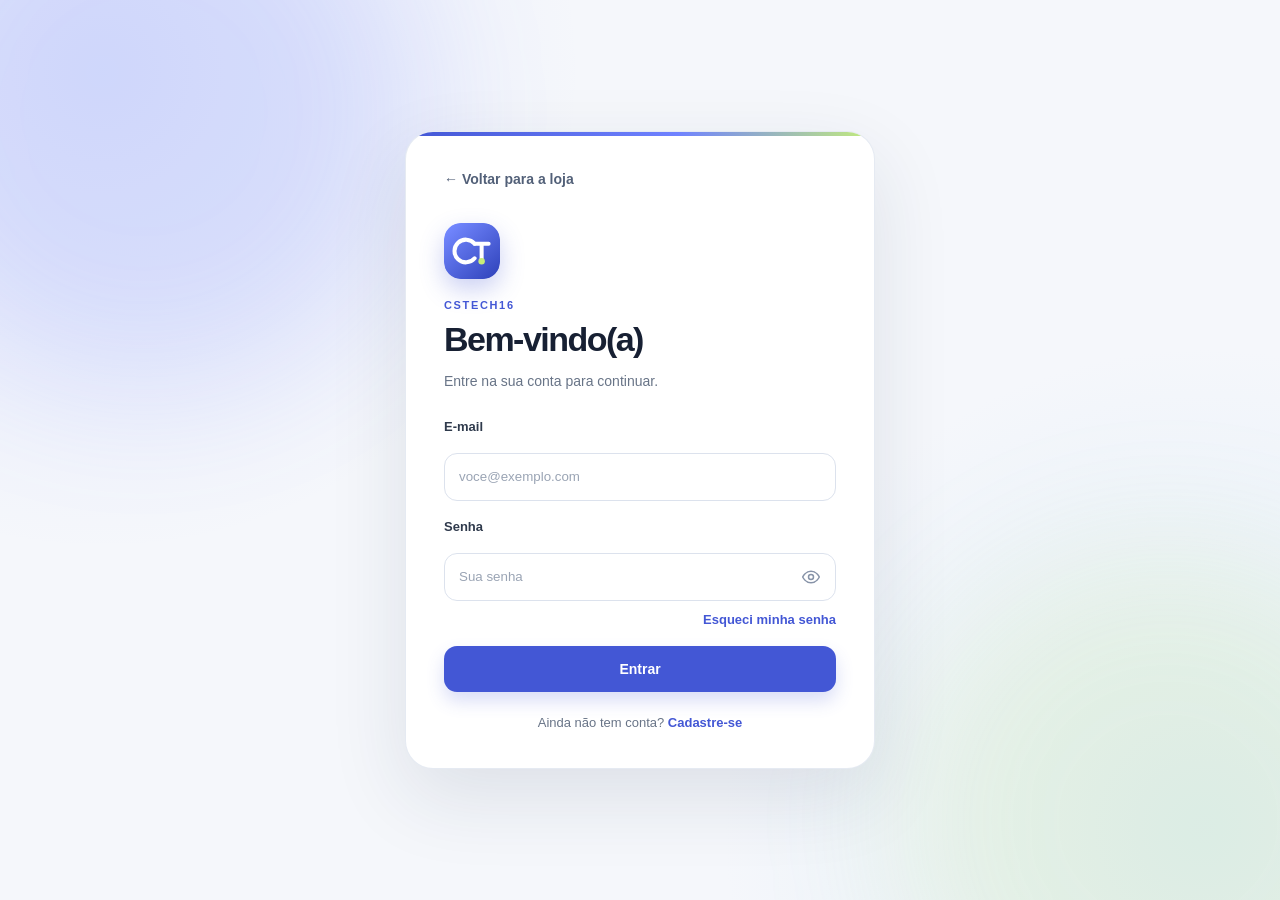
<file: static/index.html>
<!DOCTYPE html>
<html lang="pt-BR">
<head>
    <meta charset="UTF-8">
    <meta name="viewport" content="width=device-width, initial-scale=1">
    <meta name="theme-color" content="#101114">

    <title>CSTECH16 | Entrar</title>

    <link rel="stylesheet" href="/static/css/style.css">
    <meta name="theme-color" content="#4357d5">
    <link rel="icon" href="/static/img/icon.svg" type="image/svg+xml">
    <link rel="icon" href="/static/img/favicon-32.png" sizes="32x32" type="image/png">
    <link rel="alternate icon" href="/static/favicon.ico">
    <link rel="apple-touch-icon" href="/static/img/apple-touch-icon.png">
    <link rel="manifest" href="/static/manifest.webmanifest">
    <link rel="stylesheet" href="/static/css/cstech-ui.css?v=20261106-cs">
</head>

<body class="auth-page">

    <main class="auth-card">

        <!-- VOLTAR PARA A LOJA -->
        <a
            href="/static/loja.html?v=20261106-cs"
            class="auth-back"
            style="display: inline-block; margin-bottom: 22px; text-decoration: none;"
        >
            ← Voltar para a loja
        </a>

        <img class="cs-brand-icon" src="/static/img/icon.svg" alt="CSTECH16" width="56" height="56">

        <p class="eyebrow">CSTECH16</p>

        <h1>Bem-vindo(a)</h1>

        <p class="muted">
            Entre na sua conta para continuar.
        </p>

        <form id="login-form">

            <label for="email">E-mail</label>

            <input
                id="email"
                name="username"
                type="email"
                autocomplete="username"
                required
                placeholder="voce@exemplo.com"
            >

            <label for="senha">Senha</label>

            <input
                id="senha"
                name="password"
                type="password"
                autocomplete="current-password"
                required
                placeholder="Sua senha"
            >

            <div class="auth-options">

                <!-- RECUPERAÇÃO NA MESMA ABA -->
                <a href="/static/recuperar-senha.html?v=20261106-cs">
                    Esqueci minha senha
                </a>

            </div>

            <button type="submit" class="btn primary full">
                Entrar
            </button>

            <p
                id="login-message"
                class="message"
                role="status"
                aria-live="polite"
            ></p>

        </form>

        <p class="auth-foot">
            Ainda não tem conta?
            <a href="/static/cliente.html?v=20261106-cs">Cadastre-se</a>
        </p>

    </main>

    <script src="/static/js/app.js?v=20261104-cstech16"></script>
    <script src="/static/js/password-visibility.js?v=20261104-cstech16"></script>

    <script src="/static/js/cstech-ui.js?v=20261106-cs" defer></script>
</body>
</html>
</file>
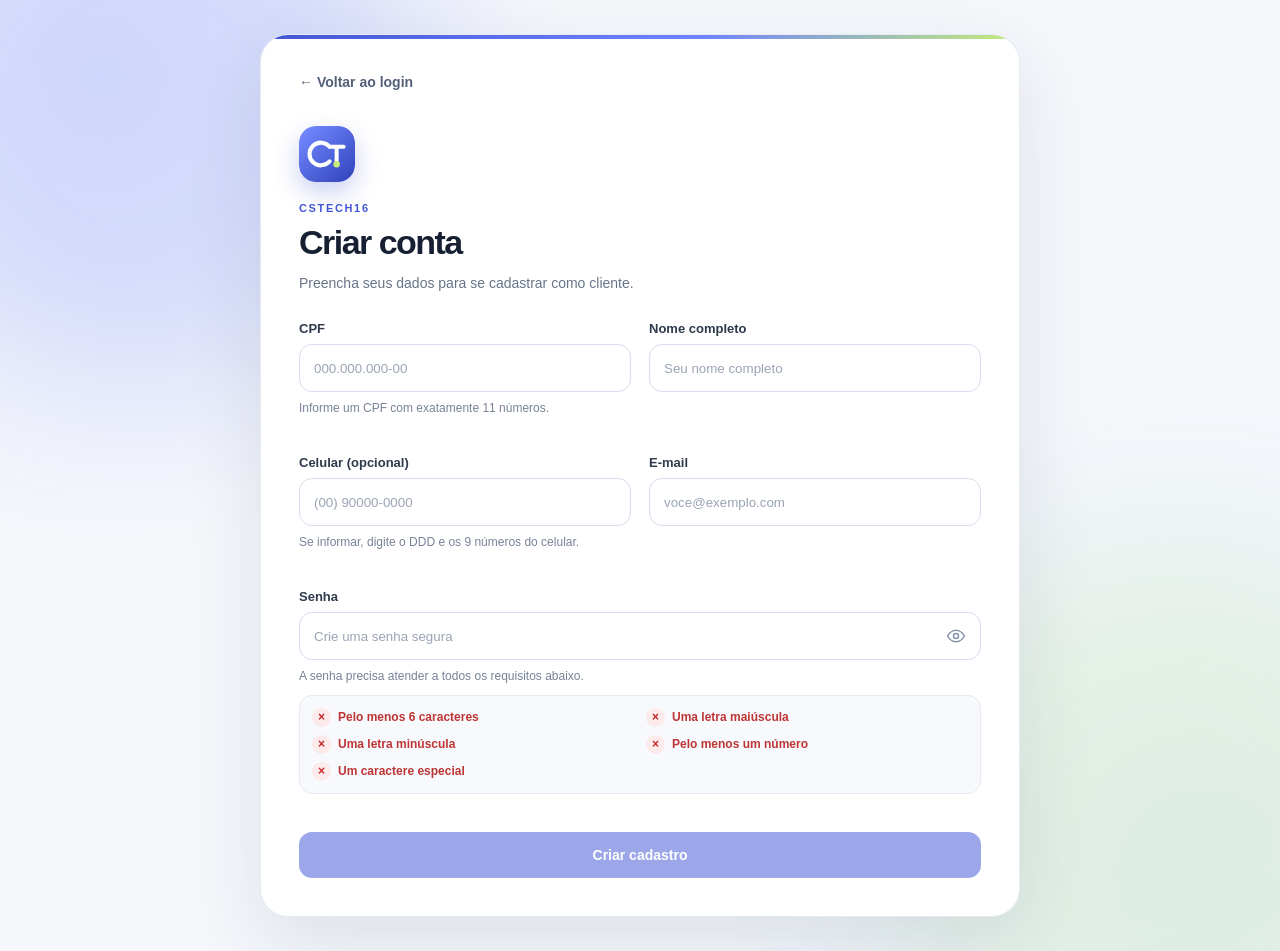
<file: static/cliente.html>
<!DOCTYPE html>
<html lang="pt-BR">

<head>
    <meta charset="UTF-8">
    <meta name="viewport" content="width=device-width, initial-scale=1">

    <title>CSTECH16 | Cadastro</title>

    <link rel="stylesheet" href="/static/css/style.css">
    <meta name="theme-color" content="#4357d5">

    <link rel="icon" href="/static/img/icon.svg" type="image/svg+xml">
    <link rel="icon" href="/static/img/favicon-32.png" sizes="32x32" type="image/png">
    <link rel="alternate icon" href="/static/favicon.ico">
    <link rel="apple-touch-icon" href="/static/img/apple-touch-icon.png">
    <link rel="manifest" href="/static/manifest.webmanifest">

    <link rel="stylesheet" href="/static/css/cstech-ui.css?v=20261106-cs">
    <link rel="stylesheet" href="/static/css/cadastro-validacao.css?v=20261106-2">
</head>

<body class="auth-page">

    <main class="auth-card wide">

        <a class="back-link" href="/static/index.html?v=20261106-cs">
            ← Voltar ao login
        </a>

        <img
            class="cs-brand-icon"
            src="/static/img/icon.svg"
            alt="CSTECH16"
            width="56"
            height="56"
        >

        <p class="eyebrow">CSTECH16</p>

        <h1>Criar conta</h1>

        <p class="muted">
            Preencha seus dados para se cadastrar como cliente.
        </p>

        <form id="cliente-form" class="form-grid" novalidate>

            <div class="cad-field" data-field="cpf">
                <label for="cpf">CPF</label>

                <input
                    id="cpf"
                    name="cpf"
                    type="text"
                    required
                    maxlength="14"
                    placeholder="000.000.000-00"
                    inputmode="numeric"
                    autocomplete="off"
                    aria-describedby="cpf-help cpf-status"
                >

                <small id="cpf-help">
                    Informe um CPF com exatamente 11 números.
                </small>

                <small
                    id="cpf-status"
                    class="cad-field-status"
                    aria-live="polite"
                ></small>
            </div>

            <div class="cad-field" data-field="nome">
                <label for="nome">Nome completo</label>

                <input
                    id="nome"
                    name="nome"
                    type="text"
                    required
                    minlength="3"
                    autocomplete="name"
                    placeholder="Seu nome completo"
                    aria-describedby="nome-status"
                >

                <small
                    id="nome-status"
                    class="cad-field-status"
                    aria-live="polite"
                ></small>
            </div>

            <div class="cad-field" data-field="telefone">
                <label for="telefone">Celular (opcional)</label>

                <input
                    id="telefone"
                    name="telefone"
                    type="tel"
                    maxlength="15"
                    placeholder="(00) 90000-0000"
                    inputmode="numeric"
                    autocomplete="tel"
                    aria-describedby="telefone-help telefone-status"
                >

                <small id="telefone-help">
                    Se informar, digite o DDD e os 9 números do celular.
                </small>

                <small
                    id="telefone-status"
                    class="cad-field-status"
                    aria-live="polite"
                ></small>
            </div>

            <div class="cad-field" data-field="email">
                <label for="cad-email">E-mail</label>

                <input
                    id="cad-email"
                    name="email"
                    type="email"
                    required
                    autocomplete="email"
                    placeholder="voce@exemplo.com"
                    aria-describedby="email-status"
                >

                <small
                    id="email-status"
                    class="cad-field-status"
                    aria-live="polite"
                ></small>
            </div>

            <div class="span-2 cad-field cad-password-field" data-field="senha">
                <label for="cad-senha">Senha</label>

                <input
                    id="cad-senha"
                    name="senha"
                    type="password"
                    required
                    minlength="6"
                    autocomplete="new-password"
                    placeholder="Crie uma senha segura"
                    aria-describedby="cad-senha-help senha-requirements"
                >

                <small id="cad-senha-help">
                    A senha precisa atender a todos os requisitos abaixo.
                </small>

                <ul
                    id="senha-requirements"
                    class="password-requirements"
                    aria-label="Requisitos da senha"
                >
                    <li data-rule="length">
                        <span class="requirement-icon" aria-hidden="true">×</span>
                        Pelo menos 6 caracteres
                    </li>

                    <li data-rule="uppercase">
                        <span class="requirement-icon" aria-hidden="true">×</span>
                        Uma letra maiúscula
                    </li>

                    <li data-rule="lowercase">
                        <span class="requirement-icon" aria-hidden="true">×</span>
                        Uma letra minúscula
                    </li>

                    <li data-rule="number">
                        <span class="requirement-icon" aria-hidden="true">×</span>
                        Pelo menos um número
                    </li>

                    <li data-rule="special">
                        <span class="requirement-icon" aria-hidden="true">×</span>
                        Um caractere especial
                    </li>
                </ul>

                <small
                    id="senha-status"
                    class="cad-field-status"
                    aria-live="polite"
                ></small>
            </div>

            <div class="span-2 cad-submit-area">

                <button
                    class="btn primary full"
                    type="submit"
                    disabled
                >
                    Criar cadastro
                </button>

                <p
                    id="cliente-message"
                    class="message"
                    role="status"
                    aria-live="polite"
                ></p>

            </div>

        </form>

    </main>

    <script src="/static/js/app.js?v=20261104-cstech16"></script>
    <script src="/static/js/clientes.js?v=20261106-validacao2"></script>
    <script src="/static/js/password-visibility.js?v=20261104-cstech16"></script>
    <script src="/static/js/cstech-ui.js?v=20261106-cs" defer></script>

</body>
</html>
</file>
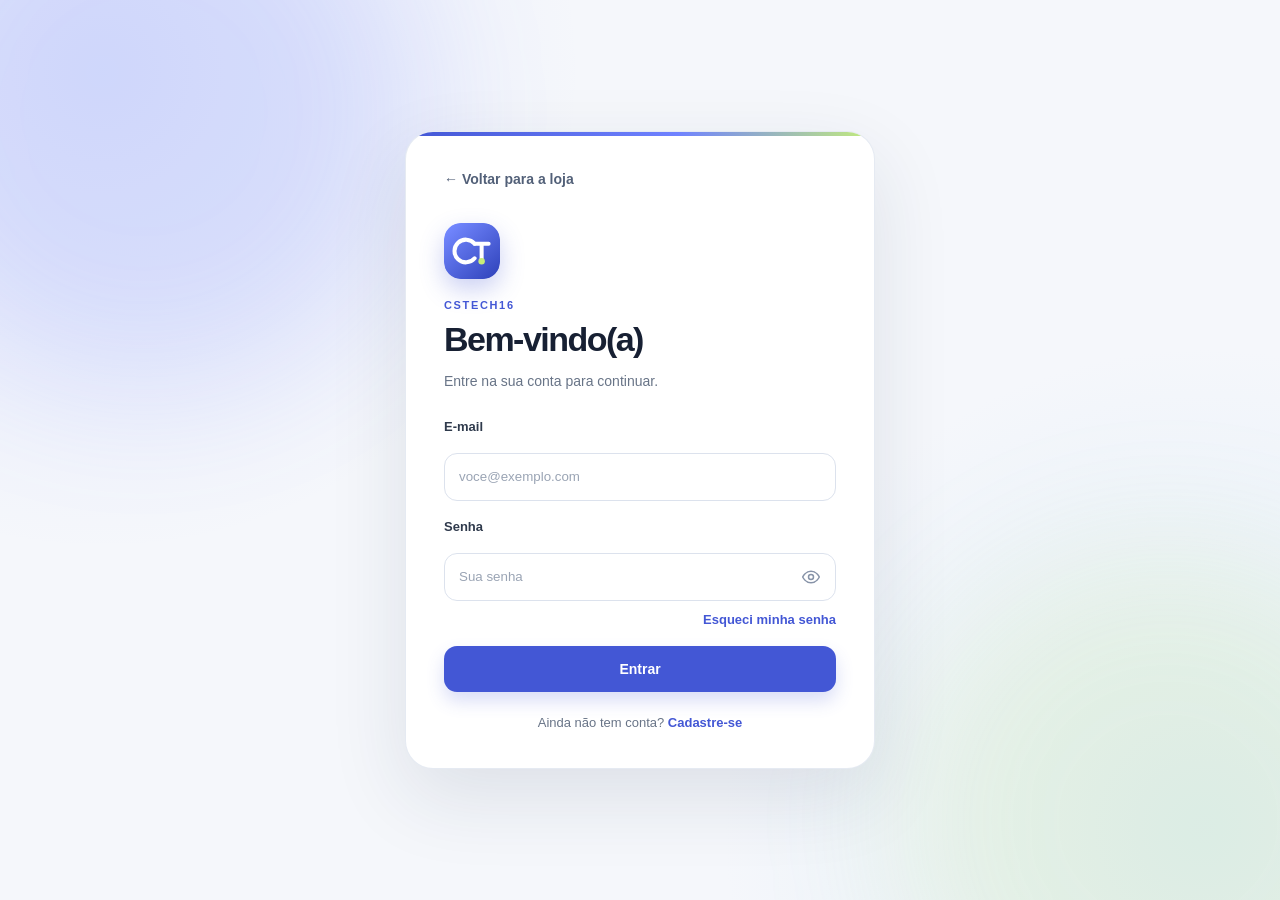
<file: static/dashboard.html>
<!DOCTYPE html>
<html lang="pt-BR">
<head>
    <meta charset="UTF-8">
    <meta name="viewport" content="width=device-width, initial-scale=1">
    <title>CSTECH16 | Dashboard</title>
    <link rel="stylesheet" href="/static/css/admin.css">
    <meta name="theme-color" content="#4357d5">
    <link rel="icon" href="/static/img/icon.svg" type="image/svg+xml">
    <link rel="icon" href="/static/img/favicon-32.png" sizes="32x32" type="image/png">
    <link rel="alternate icon" href="/static/favicon.ico">
    <link rel="apple-touch-icon" href="/static/img/apple-touch-icon.png">
    <link rel="manifest" href="/static/manifest.webmanifest">
    <link rel="stylesheet" href="/static/css/cstech-ui.css?v=20261106-cs">
</head>

<body class="premium-admin">

<div class="app-shell">

    <!-- MENU LATERAL -->
    <aside class="sidebar">
        <a class="side-brand" href="/static/dashboard.html?v=20261106-cs"><img src="/static/img/logo-cstech16-dark.svg" alt="CSTECH16" class="v4-side-logo"></a>
        <div class="v4-nav-label">PRINCIPAL</div>
        <nav>
            <a class="active" href="/static/dashboard.html?v=20261106-cs">▦ Dashboard</a>
            <a href="/static/produtos.html?v=20261106-cs">▣ Produtos</a>
            <a href="/static/funcionarios.html?v=20261106-cs" id="employee-nav">♙ Funcionários</a>
        </nav>
        <div class="premium-side-caption">ACESSO RÁPIDO</div>
        <a class="cs-store-btn" href="/static/loja.html?v=20261106-cs"><svg viewBox="0 0 24 24" aria-hidden="true"><path d="M4 9l1.5-5h13L20 9M4 9v11h16V9M4 9h16M9 20v-6h6v6"/></svg><span>Ir para a loja</span></a>
        <button id="logout-button" class="btn ghost full" type="button">Sair da conta</button>
    </aside>


    <!-- CONTEÚDO PRINCIPAL -->
    <main class="main-content">

        <!-- CABEÇALHO -->
        <header class="topbar">

            <div>
                <p class="eyebrow">
                    PAINEL DE CONTROLE / VISÃO GERAL
                </p>

                <h1>
                    Visão geral
                    <span class="premium-blue-dot">●</span>
                </h1>
            </div>

            <div class="user-chip" id="user-chip">
                Carregando...
            </div>

        </header>


        <!-- BOAS-VINDAS -->
        <section class="premium-welcome">

            <div>
                <p class="eyebrow">SEU PAINEL DE GESTÃO</p>

                <h2 id="welcome-title">Olá!</h2>

                <p>
                    Acompanhe o desempenho do catálogo
                    e gerencie sua operação.
                </p>
            </div>

            <span class="premium-status">
                ● Informações do catálogo atualizadas pela API
            </span>

        </section>


        <!-- INDICADORES DO ESTOQUE -->
        <nav class="cs-tabs" role="tablist" aria-label="Seções do dashboard">
            <span class="cs-tab-ind" aria-hidden="true"></span>
            <button type="button" class="cs-tab is-on" role="tab" data-tab="principal"><svg viewBox="0 0 24 24" aria-hidden="true"><rect x="3" y="3" width="7" height="7" rx="1.5"/><rect x="14" y="3" width="7" height="7" rx="1.5"/><rect x="3" y="14" width="7" height="7" rx="1.5"/><rect x="14" y="14" width="7" height="7" rx="1.5"/></svg>Principal</button>
            <button type="button" class="cs-tab" role="tab" data-tab="desempenho" data-admin hidden><svg viewBox="0 0 24 24" aria-hidden="true"><path d="M3 17l5-5 4 4 8-9"/><path d="M15 7h5v5"/></svg>Desempenho</button>
            <button type="button" class="cs-tab" role="tab" data-tab="historico" data-admin hidden><svg viewBox="0 0 24 24" aria-hidden="true"><circle cx="12" cy="12" r="9"/><path d="M12 7v5l3 2"/></svg>Histórico de vendas</button>
        </nav>

        <section class="premium-metrics" data-panel="principal">

            <article>
                <span class="metric-icon blue">▣</span>
                <small>Produtos cadastrados</small>
                <strong id="metric-products">—</strong>
                <span class="metric-foot">Itens no catálogo</span>
            </article>

            <article>
                <span class="metric-icon green">◈</span>
                <small>Unidades em estoque</small>
                <strong id="metric-stock">—</strong>
                <span class="metric-foot">Soma das quantidades</span>
            </article>

            <article>
                <span class="metric-icon orange">△</span>
                <small>Produtos sem estoque</small>
                <strong id="metric-out">—</strong>
                <span class="metric-foot">Precisam de atenção</span>
            </article>

            <article>
                <span class="metric-icon purple">＄</span>
                <small>Valor do estoque</small>
                <strong id="metric-value">—</strong>
                <span class="metric-foot">
                    Estimativa pelo preço de venda
                </span>
            </article>

        </section>


        <!-- ANÁLISE DO ESTOQUE -->
        <section class="premium-analytics" data-panel="principal">

            <article class="premium-analytics-card">

                <div class="premium-analytics-head">
                    <div>
                        <h3>Visão do estoque</h3>
                        <p>
                            Distribuição dos produtos por disponibilidade
                        </p>
                    </div>

                    <span>AO VIVO</span>
                </div>

                <div class="premium-stock-bars">

                    <div>
                        <span>Disponíveis</span>
                        <strong id="available-count">—</strong>
                    </div>

                    <div class="premium-progress">
                        <i id="available-progress"></i>
                    </div>

                    <div>
                        <span>Sem estoque</span>
                        <strong id="empty-count">—</strong>
                    </div>

                    <div class="premium-progress empty">
                        <i id="empty-progress"></i>
                    </div>

                </div>

                <p class="premium-chart-note">
                    Indicadores calculados a partir dos produtos cadastrados na API.
                </p>

            </article>


            <article class="premium-analytics-card">

                <div class="premium-analytics-head">
                    <div>
                        <h3>Produtos por categoria</h3>
                        <p>Distribuição do catálogo</p>
                    </div>
                </div>

                <div
                    id="premium-category-chart"
                    class="premium-donut-wrap"
                >
                    <div class="premium-donut"></div>

                    <div class="premium-donut-legend">
                        Carregando categorias...
                    </div>
                </div>

            </article>

        </section>


        <!-- RELATÓRIOS COMERCIAIS - ADMIN -->
        <section id="admin-sales-section" hidden>

            <div class="premium-section-heading" data-panel="principal">

                <div>
                    <p class="eyebrow">
                        DESEMPENHO DA OPERAÇÃO
                    </p>

                    <h2>Visão comercial</h2>

                    <p>
                        Acompanhe os resultados das vendas da CSTECH16.
                    </p>
                </div>

                <span class="premium-status">
                    ● Dados da API
                </span>

            </div>


            <!-- INDICADORES FINANCEIROS -->
            <section class="premium-metrics sales-metrics" data-panel="principal">

                <article>
                    <span class="metric-icon green">＄</span>
                    <small>Faturamento total</small>
                    <strong id="sales-revenue">—</strong>
                    <span class="metric-foot">Vendas concluídas</span>
                </article>

                <article>
                    <span class="metric-icon blue">▣</span>
                    <small>Unidades vendidas</small>
                    <strong id="sales-units">—</strong>
                    <span class="metric-foot">
                        Produtos comercializados
                    </span>
                </article>

                <article>
                    <span class="metric-icon purple">◈</span>
                    <small>Pedidos concluídos</small>
                    <strong id="sales-orders">—</strong>
                    <span class="metric-foot">Compras finalizadas</span>
                </article>

                <article>
                    <span class="metric-icon orange">＄</span>
                    <small>Ticket médio</small>
                    <strong id="sales-ticket">—</strong>
                    <span class="metric-foot">Média por pedido</span>
                </article>

            </section>


            <!-- GRÁFICO DE VENDAS -->
            <article class="premium-analytics-card sales-chart-section" data-panel="desempenho">

                <div class="premium-analytics-head">
                    <div>
                        <h3>Desempenho de vendas</h3>
                        <p>
                            Evolução do faturamento ao longo do período.
                        </p>
                    </div>

                    <span>RELATÓRIO</span>
                </div>

                <!-- FILTROS DO GRÁFICO -->
                <div class="sales-chart-filters">

                    <div class="filter-group">
                        <label for="chart-start-date">
                            Data inicial
                        </label>

                        <input
                            type="date"
                            id="chart-start-date"
                        >
                    </div>

                    <div class="filter-group">
                        <label for="chart-end-date">
                            Data final
                        </label>

                        <input
                            type="date"
                            id="chart-end-date"
                        >
                    </div>

                    <button
                        type="button"
                        class="btn primary"
                        id="filter-sales-chart"
                    >
                        Filtrar
                    </button>

                </div>


                <!-- RESUMO DO PERÍODO -->
                <div class="sales-chart-summary">

                    <div>
                        <span>Faturamento no período</span>
                        <strong id="chart-total-revenue">
                            R$ 0,00
                        </strong>
                    </div>

                    <div>
                        <span>Pedidos</span>
                        <strong id="chart-total-orders">0</strong>
                    </div>

                    <div>
                        <span>Unidades vendidas</span>
                        <strong id="chart-total-units">0</strong>
                    </div>

                </div>


                <!-- ÁREA DO GRÁFICO -->
                <div class="sales-chart-container">

                    <p
                        id="sales-chart-message"
                        role="status"
                    >
                        Carregando dados de vendas...
                    </p>

                    <svg
                        id="sales-chart"
                        viewBox="0 0 800 320"
                        preserveAspectRatio="xMidYMid meet"
                        role="img"
                        aria-label="Gráfico de faturamento diário"
                    ></svg>

                </div>

            </article>


            <!-- PRODUTOS MAIS VENDIDOS -->
            <article class="premium-analytics-card sales-ranking" data-panel="principal">

                <div class="premium-analytics-head">
                    <div>
                        <h3>Produtos mais vendidos</h3>
                        <p>
                            Ranking baseado nas compras concluídas.
                        </p>
                    </div>
                </div>

                <div class="table-wrap">

                    <table>
                        <thead>
                            <tr>
                                <th>Produto</th>
                                <th>Unidades</th>
                                <th>Pedidos</th>
                                <th>Valor arrecadado</th>
                            </tr>
                        </thead>

                        <tbody id="sales-ranking-body">
                            <tr>
                                <td colspan="4">
                                    Carregando produtos...
                                </td>
                            </tr>
                        </tbody>
                    </table>

                </div>

            </article>


            <!-- HISTÓRICO DE COMPRAS -->
            <article class="premium-analytics-card sales-history" data-panel="historico">

                <div class="premium-analytics-head">
                    <div>
                        <h3>Histórico de compras</h3>
                        <p>
                            Consulte e filtre as movimentações da loja.
                        </p>
                    </div>
                </div>


                <!-- FILTROS -->
                <div class="sales-filters">

                    <select id="history-status">
                        <option value="">Todos os status</option>
                        <option value="CONCLUIDA">Concluídas</option>
                        <option value="PENDENTE">Pendentes</option>
                        <option value="CANCELADA">Canceladas</option>
                    </select>

                    <input
                        type="date"
                        id="history-start"
                        aria-label="Data inicial"
                    >

                    <input
                        type="date"
                        id="history-end"
                        aria-label="Data final"
                    >

                    <button
                        type="button"
                        class="btn primary"
                        id="filter-history"
                    >
                        Filtrar
                    </button>

                    <button
                        type="button"
                        class="btn ghost"
                        id="clear-history"
                    >
                        Limpar
                    </button>

                </div>


                <!-- TABELA -->
                <div class="table-wrap">

                    <table>
                        <thead>
                            <tr>
                                <th>Compra</th>
                                <th>Cliente</th>
                                <th>Produto</th>
                                <th>Quantidade</th>
                                <th>Valor unitário</th>
                                <th>Status</th>
                                <th>Data</th>
                            </tr>
                        </thead>

                        <tbody id="sales-history-body">
                            <tr>
                                <td colspan="7">
                                    Carregando histórico...
                                </td>
                            </tr>
                        </tbody>

                    </table>

                </div>

                <p
                    id="history-message"
                    class="message"
                    role="status"
                ></p>

            </article>

        </section>


        <!-- ATIVIDADE -->
        <section class="v4-activity" data-panel="principal">

            <div>
                <h3>Atalhos para sua operação</h3>

                <p>
                    Gerencie produtos e acompanhe o estoque pelo painel.
                </p>
            </div>

            <span>CSTECH16 · Gestão de catálogo</span>

        </section>


        <!-- ATALHOS -->
        <section class="premium-actions" data-panel="principal">

            <div>
                <h3>Gerenciamento rápido</h3>
                <p>Escolha uma área para continuar.</p>
            </div>

            <div class="premium-action-links">

                <a href="/static/produtos.html?v=20261106-cs">
                    ▣ &nbsp; Gerenciar produtos
                    <span>↗</span>
                </a>

                <a
                    id="employee-link"
                    href="/static/funcionarios.html?v=20261106-cs"
                >
                    ♙ &nbsp; Funcionários
                    <span>↗</span>
                </a>

                <a href="/static/loja.html?v=20261106-cs">
                    ◈ &nbsp; Ir para a loja
                    <span>↗</span>
                </a>

            </div>

        </section>


        <div id="employee-card" hidden></div>

        <p
            id="dashboard-message"
            class="message"
            role="status"
        ></p>

    </main>

</div>


<script src="/static/js/app.js"></script>
<script src="/static/js/dashboard.js"></script>

    <script src="/static/js/cstech-ui.js?v=20261106-cs" defer></script>
    <script src="/static/js/cstech-admin.js?v=20261106-cs" defer></script>
</body>
</html>
</file>
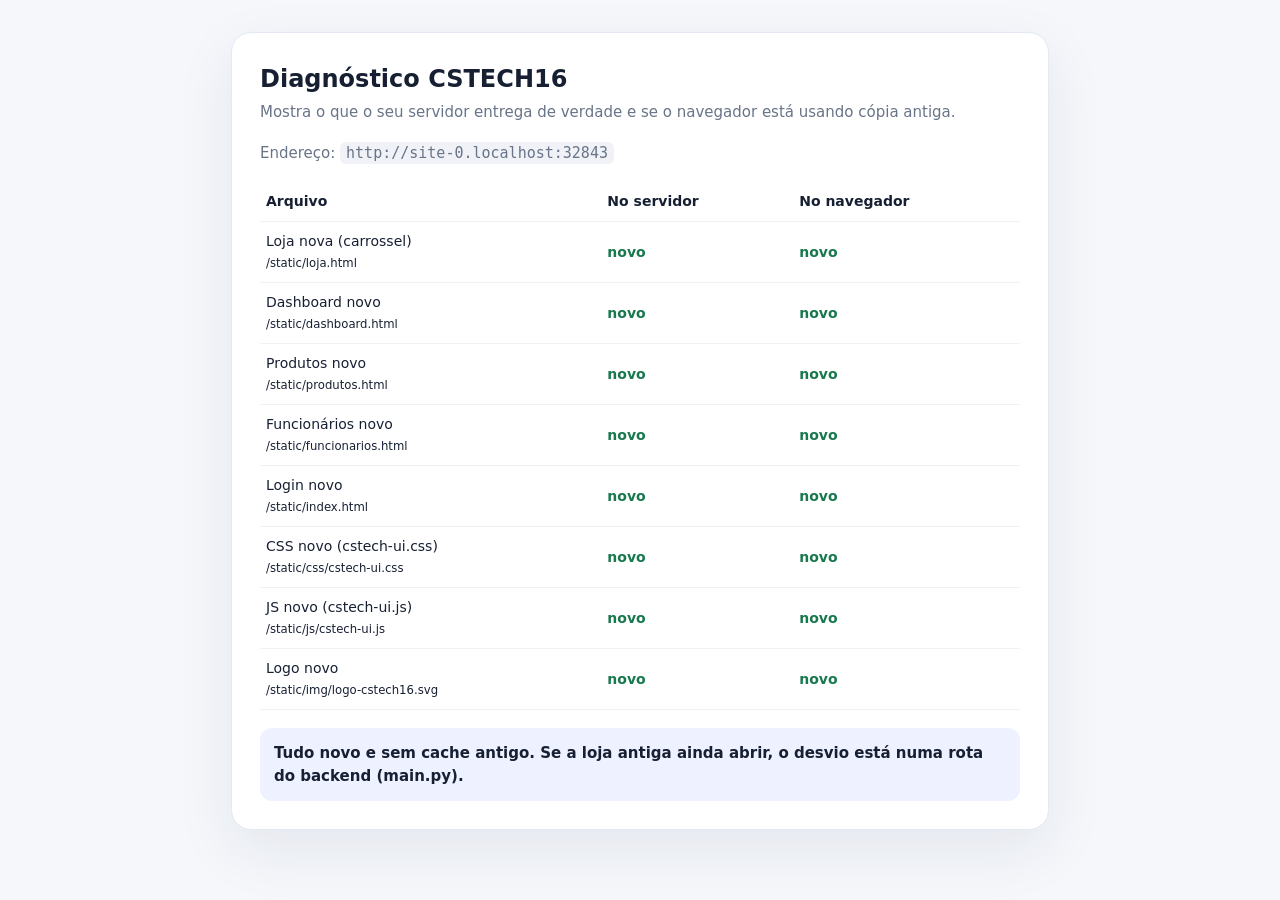
<file: static/diagnostico.html>
<!DOCTYPE html>
<html lang="pt-BR"><head><meta charset="utf-8"><meta name="viewport" content="width=device-width,initial-scale=1">
<title>CSTECH16 | Diagnóstico</title>
<link rel="icon" href="/static/img/icon.svg" type="image/svg+xml">
<style>body{font:15px/1.5 Inter,system-ui,sans-serif;background:#f5f7fb;color:#172033;margin:0;padding:32px 16px}main{max-width:760px;margin:auto;background:#fff;border:1px solid #e3e8f1;border-radius:20px;padding:28px;box-shadow:0 20px 60px rgba(30,43,74,.08)}h1{margin:0 0 4px;font-size:24px}p{color:#687487;margin:4px 0 18px}table{width:100%;border-collapse:collapse}td,th{padding:9px 6px;border-bottom:1px solid #eef1f6;text-align:left;font-size:14px}.ok{color:#18794e;font-weight:700}.bad{color:#b42318;font-weight:700}.warn{color:#b26a00;font-weight:700}code{background:#f0f2f8;padding:2px 6px;border-radius:6px}#res{margin-top:18px;padding:14px;border-radius:12px;background:#eef1ff;font-weight:600}</style></head>
<body><main><h1>Diagnóstico CSTECH16</h1><p>Mostra o que o seu servidor entrega de verdade e se o navegador está usando cópia antiga.</p>
<p>Endereço: <code id="origin"></code></p>
<table><thead><tr><th>Arquivo</th><th>No servidor</th><th>No navegador</th></tr></thead><tbody id="rows"></tbody></table>
<div id="res">Verificando…</div></main>
<script>
const checks=[
 ['loja.html','cs-slider','Loja nova (carrossel)'],
 ['dashboard.html','cs-store-btn','Dashboard novo'],
 ['produtos.html','cs-store-btn','Produtos novo'],
 ['funcionarios.html','cs-store-btn','Funcionários novo'],
 ['index.html','cs-brand-icon','Login novo'],
 ['css/cstech-ui.css','cs-slider','CSS novo (cstech-ui.css)'],
 ['js/cstech-ui.js','carrossel','JS novo (cstech-ui.js)'],
 ['img/logo-cstech16.svg','CSTECH','Logo novo']];
document.getElementById('origin').textContent=location.origin;
const tb=document.getElementById('rows');let bad=0,cache=0;
async function get(p,opt){try{const r=await fetch('/static/'+p+(opt.q||''),opt.o);if(!r.ok)return null;return await r.text()}catch(e){return null}}
(async()=>{for(const [p,m,l] of checks){
 const fresh=await get(p,{q:'?t='+Date.now(),o:{cache:'no-store'}});
 const cached=await get(p,{o:{}});
 const f=fresh===null?'ausente':fresh.includes(m)?'novo':'ANTIGO';
 const c=cached===null?'ausente':cached.includes(m)?'novo':'ANTIGO';
 if(f!=='novo')bad++;else if(c!=='novo')cache++;
 const cls=x=>x==='novo'?'ok':'bad';
 tb.insertAdjacentHTML('beforeend',`<tr><td>${l}<br><small>/static/${p}</small></td><td class="${cls(f)}">${f}</td><td class="${f==='novo'&&c!=='novo'?'warn':cls(c)}">${f==='novo'&&c!=='novo'?'cópia antiga em cache':c}</td></tr>`)}
 document.getElementById('res').textContent=bad?`${bad} arquivo(s) estão ANTIGOS ou ausentes no servidor: a pasta servida não é a que você atualizou, ou faltou copiar esses arquivos.`:cache?'O servidor está certo, mas o navegador usa cópia antiga: pressione Ctrl+Shift+Delete, limpe o cache, ou teste em janela anônima.':'Tudo novo e sem cache antigo. Se a loja antiga ainda abrir, o desvio está numa rota do backend (main.py).';
})();
</script></body></html>
</file>
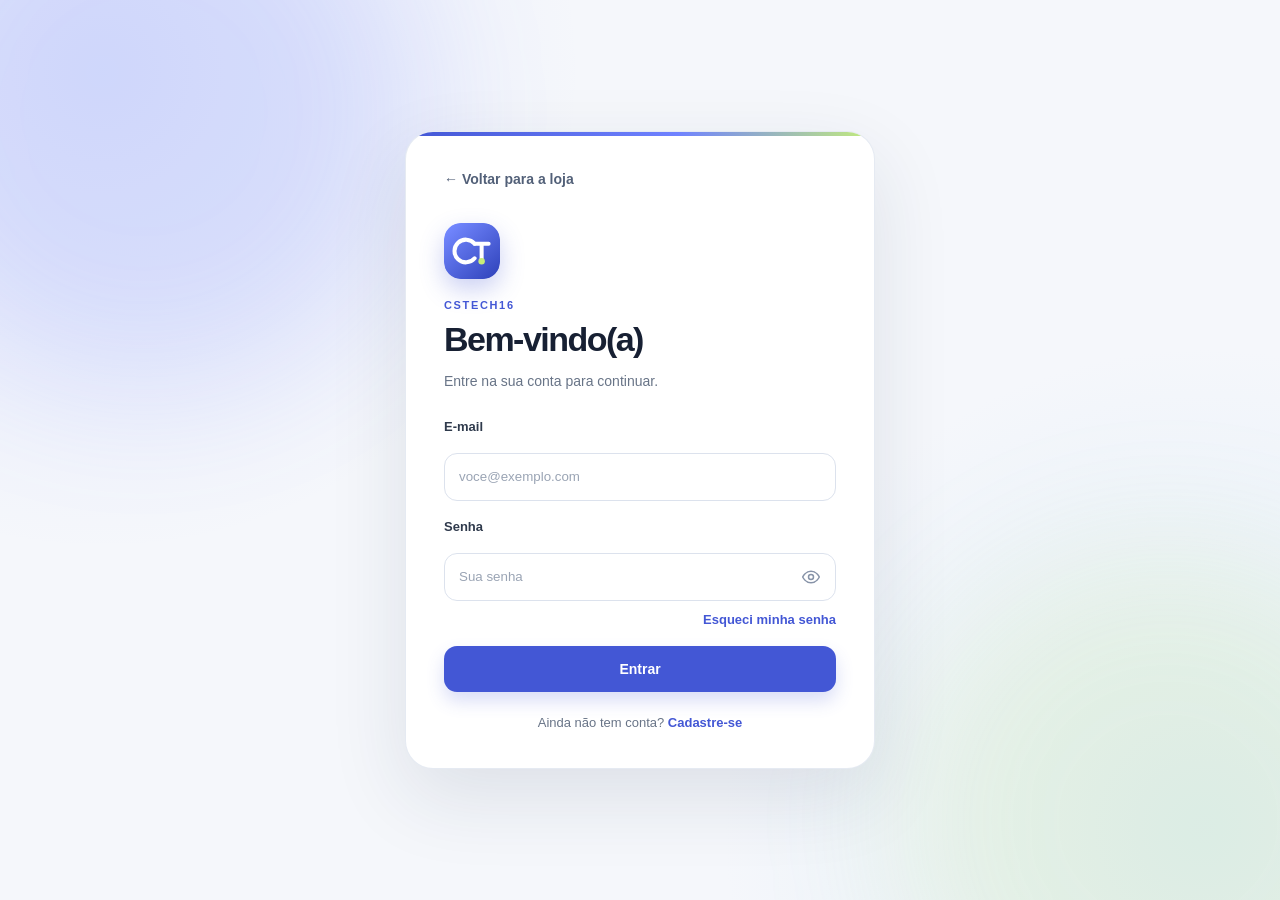
<file: static/funcionarios.html>
<!doctype html>
<html lang="pt-BR">
<head>
    <meta charset="UTF-8">
    <meta name="viewport" content="width=device-width, initial-scale=1.0">
    <title>CSTECH16 | Gerenciar funcionários</title>

    <meta name="theme-color" content="#4357d5">

    <link rel="icon" href="/static/img/icon.svg" type="image/svg+xml">
    <link rel="icon" href="/static/img/favicon-32.png" sizes="32x32" type="image/png">
    <link rel="alternate icon" href="/static/favicon.ico">
    <link rel="apple-touch-icon" href="/static/img/apple-touch-icon.png">
    <link rel="manifest" href="/static/manifest.webmanifest">

    <link rel="stylesheet" href="/static/css/admin.css">
    <link rel="stylesheet" href="/static/css/cstech-ui.css?v=20261106-cs">
</head>

<body class="premium-admin">

<div class="app-shell">

    <!-- SIDEBAR -->
    <aside class="sidebar">

        <a class="side-brand" href="/static/dashboard.html?v=20261106-cs">
            <img
                src="/static/img/logo-cstech16-dark.svg"
                alt="CSTECH16"
                class="v4-side-logo"
            >
        </a>

        <div class="v4-nav-label">PRINCIPAL</div>

        <nav>
            <a href="/static/dashboard.html?v=20261106-cs">
                ▦ Dashboard
            </a>

            <a href="/static/produtos.html?v=20261106-cs">
                ▣ Produtos
            </a>

            <a class="active"
               href="/static/funcionarios.html?v=20261106-cs"
               id="employee-nav">
                ♙ Funcionários
            </a>
        </nav>

        <div class="premium-side-caption">ACESSO RÁPIDO</div>

        <a class="cs-store-btn" href="/static/loja.html?v=20261106-cs">
            <svg viewBox="0 0 24 24" aria-hidden="true">
                <path d="M4 9l1.5-5h13L20 9M4 9v11h16V9M4 9h16M9 20v-6h6v6"/>
            </svg>
            <span>Ir para a loja</span>
        </a>

        <button id="logout-button" class="btn ghost full" type="button">
            Sair da conta
        </button>

    </aside>

    <!-- CONTEÚDO -->
    <main class="main-content">

        <!-- CABEÇALHO -->
        <header class="topbar">
            <div>
                <p class="eyebrow">GESTÃO DE EQUIPE</p>
                <h1>Funcionários</h1>
                <p class="muted">
                    Cadastre, consulte e gerencie os acessos da equipe.
                </p>
            </div>

            <a class="btn secondary" href="/static/dashboard.html?v=20261106-cs">
                ← Dashboard
            </a>
        </header>

        <!-- ABAS -->
        <section class="panel">

            <div class="cs-tabs"
                 role="tablist"
                 aria-label="Gerenciamento de funcionários">

                <button
                    class="cs-tab is-on"
                    type="button"
                    role="tab"
                    aria-selected="true"
                    data-tab="cadastrar"
                >
                    + Cadastrar funcionário
                </button>

                <button
                    class="cs-tab"
                    type="button"
                    role="tab"
                    aria-selected="false"
                    data-tab="consultar"
                >
                    ▤ Consultar / Editar
                </button>

                <span class="cs-tab-ind"></span>

            </div>

        </section>

        <!-- ABA CADASTRAR -->
        <section class="panel" data-panel="cadastrar">

            <div class="panel-heading">
                <div>
                    <h2>Cadastrar funcionário</h2>
                    <p class="muted">
                        Preencha os dados para criar um novo acesso à equipe.
                    </p>
                </div>
            </div>

            <form id="funcionario-form" class="form-grid">

                <div>
                    <label for="f-nome">Nome completo</label>
                    <input
                        id="f-nome"
                        name="nome"
                        type="text"
                        placeholder="Nome do funcionário"
                        required
                    >
                </div>

                <div>
                    <label for="f-email">E-mail</label>
                    <input
                        id="f-email"
                        name="email"
                        type="email"
                        placeholder="funcionario@email.com"
                        required
                    >
                </div>

                <div>
                    <label for="f-senha">Senha de acesso</label>
                    <input
                        id="f-senha"
                        name="senha"
                        type="password"
                        placeholder="Crie uma senha"
                        required
                    >
                </div>

                <div>
                    <label for="f-status">Status da conta</label>
                    <select id="f-status" name="status" required>
                        <option value="true">Ativo</option>
                        <option value="false">Inativo</option>
                    </select>
                </div>

                <div class="span-2">
                    <button class="btn primary" type="submit">
                        Cadastrar funcionário
                    </button>

                    <p
                        class="message"
                        id="funcionario-message"
                        role="status"
                    ></p>
                </div>

            </form>

        </section>

        <!-- ABA CONSULTAR -->
        <section class="panel cs-tab-off" data-panel="consultar">

            <div class="panel-heading">

                <div>
                    <h2>Funcionários cadastrados</h2>
                    <p class="muted">
                        Consulte os usuários, altere informações e gerencie os acessos.
                    </p>
                </div>

                <button
                    class="btn secondary"
                    id="refresh-employees"
                    type="button"
                >
                    ↻ Atualizar
                </button>

            </div>

            <!-- EDIÇÃO -->
            <section id="employee-edit-panel" class="panel" hidden>

                <div class="panel-heading">
                    <div>
                        <h2>Editar funcionário</h2>
                        <p class="muted">
                            Atualize os dados do funcionário selecionado.
                        </p>
                    </div>
                </div>

                <form id="employee-edit-form" class="form-grid">

                    <div>
                        <label for="edit-nome">Nome completo</label>
                        <input
                            id="edit-nome"
                            name="nome"
                            type="text"
                            required
                        >
                    </div>

                    <div>
                        <label for="edit-email">E-mail</label>
                        <input
                            id="edit-email"
                            name="email"
                            type="email"
                            required
                        >
                    </div>

                    <div>
                        <label for="edit-status">Status da conta</label>
                        <select id="edit-status" name="status" required>
                            <option value="true">Ativo</option>
                            <option value="false">Inativo</option>
                        </select>
                    </div>

                    <div class="span-2">

                        <button class="btn primary" type="submit">
                            Salvar alterações
                        </button>

                        <button
                            class="btn secondary"
                            id="employee-cancel"
                            type="button"
                        >
                            Cancelar
                        </button>

                        <p
                            class="message"
                            id="employee-edit-message"
                            role="status"
                        ></p>

                    </div>

                </form>

            </section>

            <!-- LISTAGEM -->
            <div class="table-wrap" id="employees-content">
                Carregando funcionários...
            </div>

        </section>

    </main>

</div>

<script src="/static/js/app.js"></script>
<script src="/static/js/funcionarios.js"></script>
<script src="/static/js/cstech-ui.js?v=20261106-cs" defer></script>
<script src="/static/js/cstech-admin.js?v=20261106-cs" defer></script>

</body>
</html>
</file>
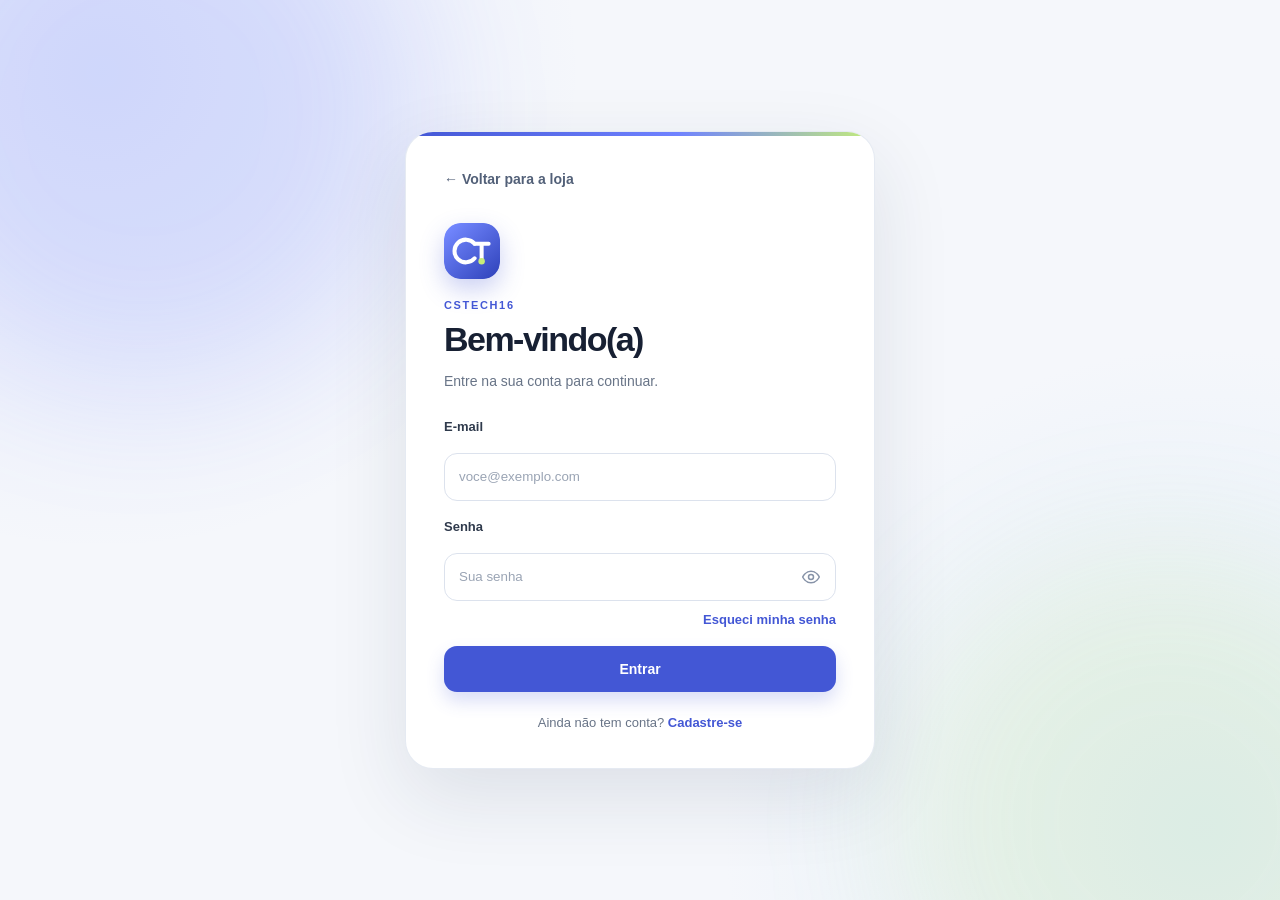
<file: static/minha-conta.html>
<!doctype html><html lang="pt-BR"><head><meta charset="utf-8"><meta name="viewport" content="width=device-width,initial-scale=1"><title>CSTECH16 | Minha conta</title><link rel="stylesheet" href="/static/css/style.css">    <meta name="theme-color" content="#4357d5">
    <link rel="icon" href="/static/img/icon.svg" type="image/svg+xml">
    <link rel="icon" href="/static/img/favicon-32.png" sizes="32x32" type="image/png">
    <link rel="alternate icon" href="/static/favicon.ico">
    <link rel="apple-touch-icon" href="/static/img/apple-touch-icon.png">
    <link rel="manifest" href="/static/manifest.webmanifest">
    <link rel="stylesheet" href="/static/css/cstech-ui.css?v=20261106-cs">
</head><body class="auth-page"><main class="auth-card wide"><a class="back-link" href="/static/loja.html?v=20261106-cs">← Voltar à loja</a><img class="cs-brand-icon" src="/static/img/icon.svg" alt="CSTECH16" width="56" height="56"><p class="eyebrow">CSTECH16 • MINHA CONTA</p><h1>Meus dados cadastrais</h1><p class="muted">Atualize seus dados. Para mudar a senha, preencha também os dois últimos campos.</p><form id="minha-conta-form" class="form-grid"><div><label for="conta-nome">Nome</label><input id="conta-nome" autocomplete="name" required maxlength="50"></div><div><label for="conta-telefone">Telefone</label><input id="conta-telefone" type="tel" autocomplete="tel"></div><div class="span-2"><label for="conta-email">E-mail</label><input id="conta-email" type="email" autocomplete="email" required></div><div><label for="senha-atual">Senha atual (para trocar senha)</label><input id="senha-atual" type="password" autocomplete="current-password"></div><div><label for="nova-senha">Nova senha (opcional)</label><input id="nova-senha" type="password" minlength="6" autocomplete="new-password"></div><div class="span-2"><button type="submit" class="btn primary">Salvar alterações</button><p class="message" id="conta-mensagem" role="status" aria-live="polite"></p></div></form></main><script src="/static/js/app.js?v=20261104-cstech16"></script><script src="/static/js/minha-conta.js?v=20261104-cstech16"></script><script src="/static/js/password-visibility.js?v=20261104-cstech16"></script>    <script src="/static/js/cstech-ui.js?v=20261106-cs" defer></script>
</body></html>
</file>
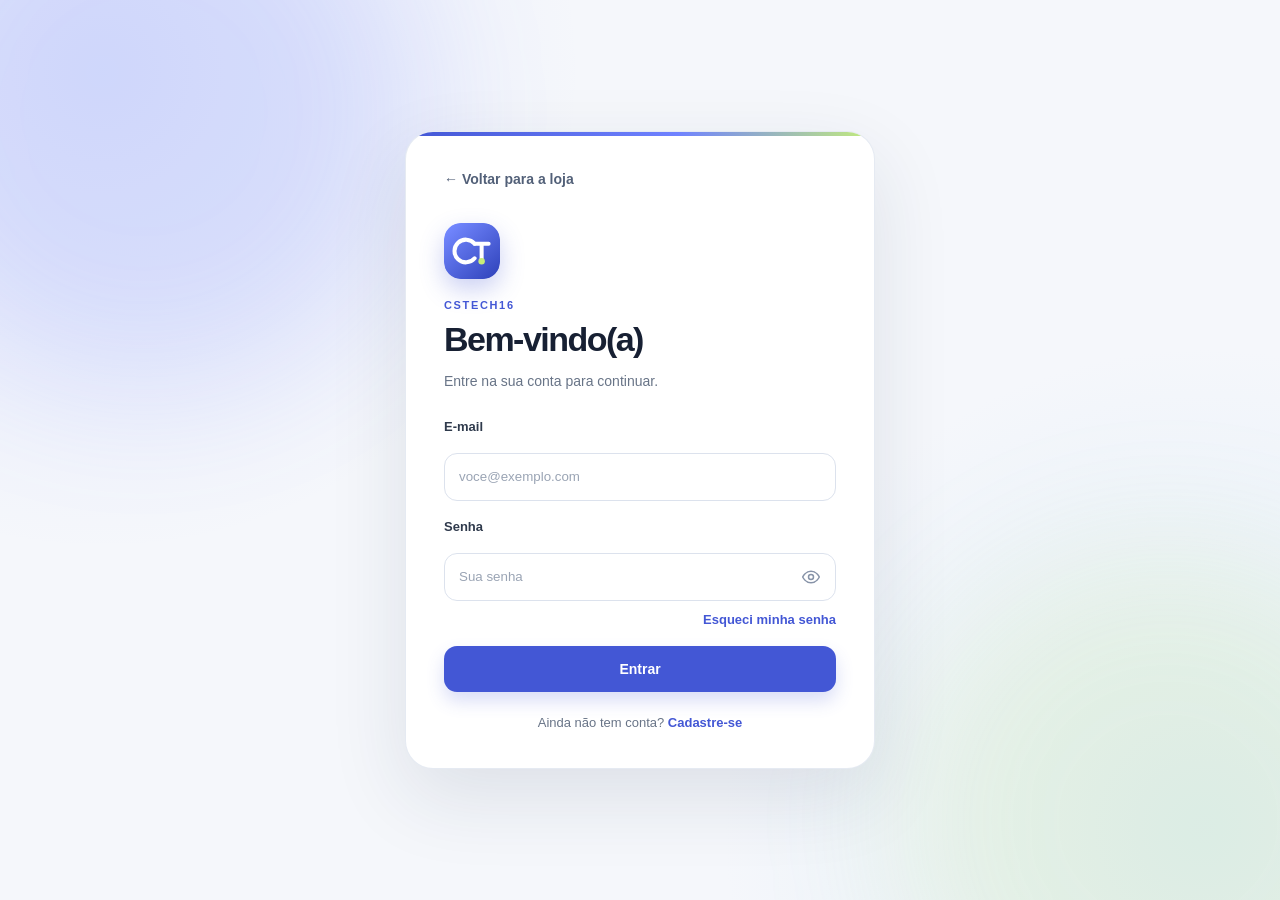
<file: static/produtos.html>
<!doctype html>
<html lang="pt-BR">
<head>
    <meta charset="UTF-8">
    <meta name="viewport" content="width=device-width, initial-scale=1.0">
    <title>CSTECH16 | Gerenciar produtos</title>

    <meta name="theme-color" content="#4357d5">

    <link rel="icon" href="/static/img/icon.svg" type="image/svg+xml">
    <link rel="icon" href="/static/img/favicon-32.png" sizes="32x32" type="image/png">
    <link rel="alternate icon" href="/static/favicon.ico">
    <link rel="apple-touch-icon" href="/static/img/apple-touch-icon.png">
    <link rel="manifest" href="/static/manifest.webmanifest">

    <link rel="stylesheet" href="/static/css/admin.css">
    <link rel="stylesheet" href="/static/css/cstech-ui.css?v=20261106-cs">
</head>

<body class="premium-admin">

<div class="app-shell">

    <!-- SIDEBAR -->
    <aside class="sidebar">

        <a class="side-brand" href="/static/dashboard.html?v=20261106-cs">
            <img
                src="/static/img/logo-cstech16-dark.svg"
                alt="CSTECH16"
                class="v4-side-logo"
            >
        </a>

        <div class="v4-nav-label">PRINCIPAL</div>

        <nav>
            <a href="/static/dashboard.html?v=20261106-cs">
                ▦ Dashboard
            </a>

            <a class="active" href="/static/produtos.html?v=20261106-cs">
                ▣ Produtos
            </a>

            <a href="/static/funcionarios.html?v=20261106-cs"
               id="employee-nav"
               hidden>
                ♙ Funcionários
            </a>
        </nav>

        <div class="premium-side-caption">ACESSO RÁPIDO</div>

        <a class="cs-store-btn" href="/static/loja.html?v=20261106-cs">
            <svg viewBox="0 0 24 24" aria-hidden="true">
                <path d="M4 9l1.5-5h13L20 9M4 9v11h16V9M4 9h16M9 20v-6h6v6"/>
            </svg>
            <span>Ir para a loja</span>
        </a>

        <button id="logout-button" class="btn ghost full" type="button">
            Sair da conta
        </button>

    </aside>

    <!-- CONTEÚDO -->
    <main class="main-content">

        <!-- CABEÇALHO -->
        <header class="topbar">

            <div>
                <p class="eyebrow">GESTÃO DE ESTOQUE</p>
                <h1>Produtos</h1>
                <p class="muted">
                    Gerencie o catálogo, cadastre novos produtos e acompanhe seu estoque.
                </p>
            </div>

            <a class="btn secondary" href="/static/dashboard.html?v=20261106-cs">
                ← Dashboard
            </a>

        </header>

        <!-- ABAS -->
        <section class="panel">

            <div class="cs-tabs" role="tablist" aria-label="Gerenciamento de produtos">

                <button
                    class="cs-tab is-on"
                    type="button"
                    role="tab"
                    aria-selected="true"
                    data-tab="cadastrar"
                >
                    + Cadastrar produto
                </button>

                <button
                    class="cs-tab"
                    type="button"
                    role="tab"
                    aria-selected="false"
                    data-tab="consultar"
                >
                    ▤ Consultar / Editar
                </button>

                <span class="cs-tab-ind"></span>

            </div>

        </section>

        <!-- ABA CADASTRAR -->
        <section class="panel" data-panel="cadastrar">

            <div class="panel-heading">
                <div>
                    <h2 id="product-form-title">Cadastrar produto</h2>
                    <p class="muted">
                        Preencha as informações para adicionar um produto à loja.
                    </p>
                </div>
            </div>

            <form id="product-form" class="form-grid">

                <div>
                    <label for="p-nome">Nome do produto</label>
                    <input
                        id="p-nome"
                        name="nome"
                        maxlength="50"
                        placeholder="Ex.: Notebook Gamer"
                        required
                    >
                </div>

                <div>
                    <label for="p-marca">Marca</label>
                    <input
                        id="p-marca"
                        name="marca"
                        maxlength="30"
                        placeholder="Ex.: Dell"
                        required
                    >
                </div>

                <div>
                    <label for="p-preco">Preço (R$)</label>
                    <input
                        id="p-preco"
                        name="preco_venda"
                        type="number"
                        min="0.01"
                        step="0.01"
                        placeholder="0,00"
                        required
                    >
                </div>

                <div>
                    <label for="p-quantidade">Quantidade em estoque</label>
                    <input
                        id="p-quantidade"
                        name="quantidade"
                        type="number"
                        min="0"
                        step="1"
                        placeholder="0"
                        required
                    >
                </div>

                <div>
                    <label for="p-categoria">Categoria</label>
                    <input
                        id="p-categoria"
                        name="categoria"
                        maxlength="100"
                        placeholder="Ex.: Informática"
                        required
                    >
                </div>

                <div>
                    <label for="p-imagem">URL da imagem (opcional)</label>
                    <input
                        id="p-imagem"
                        name="imagem_url"
                        type="url"
                        placeholder="https://..."
                    >
                </div>

                <div class="span-2">
                    <label for="p-descricao">Descrição do produto</label>
                    <textarea
                        id="p-descricao"
                        name="descricao"
                        maxlength="500"
                        rows="4"
                        placeholder="Descreva os diferenciais e características do produto..."
                    ></textarea>
                </div>

                <!-- ESPECIFICAÇÕES -->
                <div class="span-2">

                    <div class="spec-heading">
                        <div>
                            <label>Especificações técnicas</label>
                            <small>
                                Adicione as características técnicas do produto.
                            </small>
                        </div>

                        <button
                            type="button"
                            class="btn secondary"
                            id="add-spec"
                        >
                            + Adicionar característica
                        </button>
                    </div>

                    <div id="spec-fields" class="spec-fields"></div>

                </div>

                <!-- AÇÕES -->
                <div class="span-2">

                    <button
                        class="btn primary"
                        id="product-submit"
                        type="submit"
                    >
                        Cadastrar produto
                    </button>

                    <button
                        class="btn secondary"
                        id="product-cancel"
                        type="button"
                        hidden
                    >
                        Cancelar edição
                    </button>

                    <p
                        class="message"
                        id="product-message"
                        role="status"
                    ></p>

                </div>

            </form>

        </section>

        <!-- ABA CONSULTAR -->
        <section class="panel cs-tab-off" data-panel="consultar">

            <div class="panel-heading">

                <div>
                    <h2>Produtos cadastrados</h2>
                    <p class="muted">
                        Consulte, filtre, edite ou remova os produtos da loja.
                    </p>
                </div>

                <button
                    class="btn secondary"
                    id="refresh-products"
                    type="button"
                >
                    ↻ Atualizar
                </button>

            </div>

            <div class="table-wrap" id="products-content">
                Carregando produtos...
            </div>

        </section>

    </main>

</div>

<script src="/static/js/app.js"></script>
<script src="/static/js/produtos.js"></script>
<script src="/static/js/cstech-ui.js?v=20261106-cs" defer></script>
<script src="/static/js/cstech-admin.js?v=20261106-cs" defer></script>

</body>
</html>
</file>
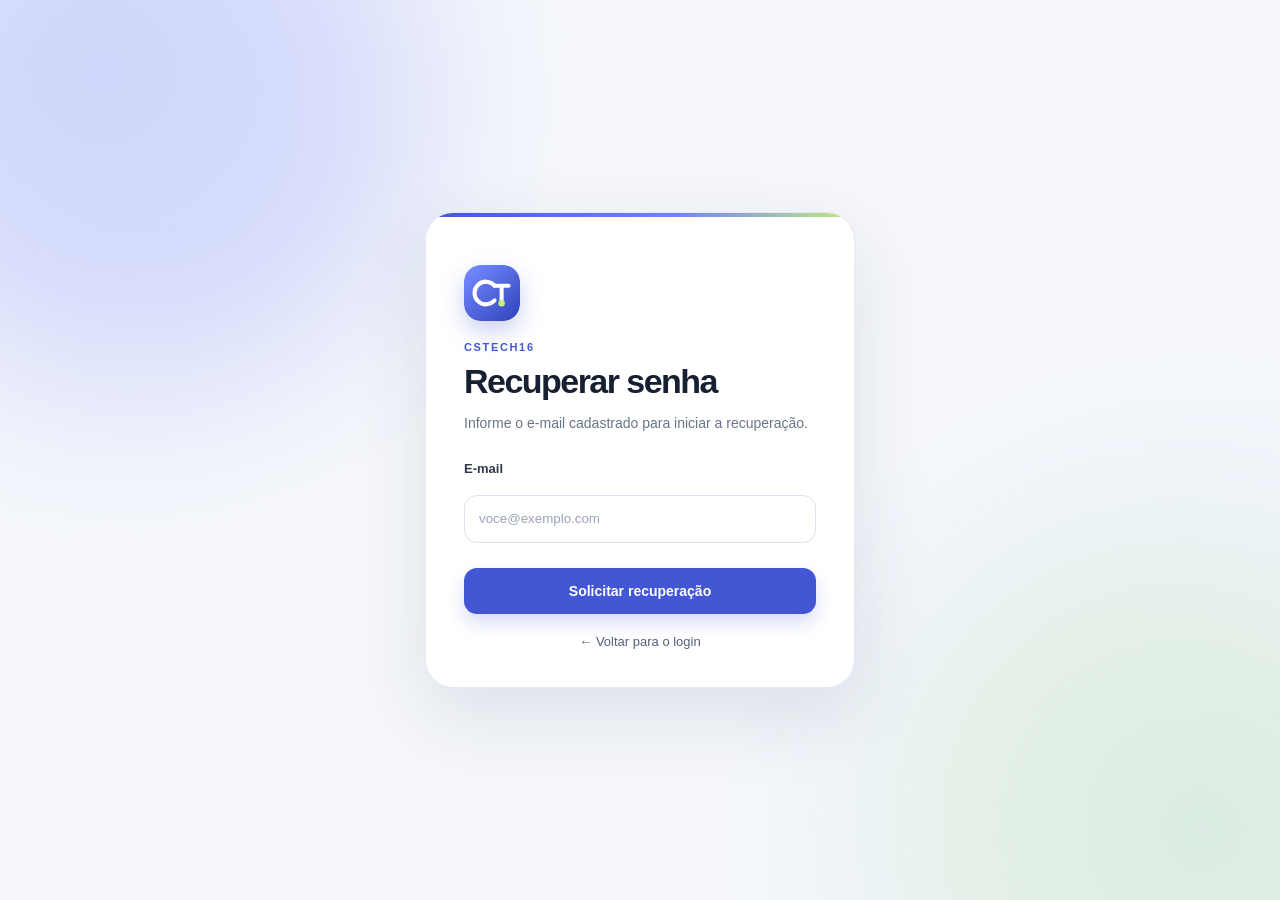
<file: static/recuperar-senha.html>
<!DOCTYPE html>
<html lang="pt-BR">

<head>
    <meta charset="UTF-8">
    <meta name="viewport" content="width=device-width, initial-scale=1">

    <title>CSTECH16 | Recuperar senha</title>

    <link rel="stylesheet" href="/static/css/style.css">

    <style>
        .recovery-card {
            width: 100%;
            max-width: 430px;
        }

        .recovery-token {
            padding: 15px;
            margin: 18px 0;
            border: 1px dashed #b99a58;
            border-radius: 8px;
            text-align: center;
            overflow-wrap: anywhere;
        }

        .recovery-token strong {
            display: block;
            margin-bottom: 10px;
        }

        .recovery-section {
            display: none;
        }

        .recovery-section.active {
            display: block;
        }

        .recovery-section input {
            width: 100%;
            box-sizing: border-box;
            margin-bottom: 14px;
        }

        .recovery-back {
            display: block;
            margin-top: 18px;
            text-align: center;
        }
    </style>
    <meta name="theme-color" content="#4357d5">
    <link rel="icon" href="/static/img/icon.svg" type="image/svg+xml">
    <link rel="icon" href="/static/img/favicon-32.png" sizes="32x32" type="image/png">
    <link rel="alternate icon" href="/static/favicon.ico">
    <link rel="apple-touch-icon" href="/static/img/apple-touch-icon.png">
    <link rel="manifest" href="/static/manifest.webmanifest">
    <link rel="stylesheet" href="/static/css/cstech-ui.css?v=20261106-cs">
</head>

<body class="auth-page">

    <main class="auth-card recovery-card">

        <img class="cs-brand-icon" src="/static/img/icon.svg" alt="CSTECH16" width="56" height="56">

        <p class="eyebrow">CSTECH16</p>

        <!-- ETAPA 1 -->
        <section id="recovery-email-section" class="recovery-section active">

            <h1>Recuperar senha</h1>

            <p class="muted">
                Informe o e-mail cadastrado para iniciar a recuperação.
            </p>

            <form id="recovery-email-form">

                <label for="recovery-email">E-mail</label>

                <input
                    id="recovery-email"
                    type="email"
                    autocomplete="email"
                    required
                    placeholder="voce@exemplo.com"
                >

                <button
                    type="submit"
                    class="btn primary full"
                    id="request-token-button"
                >
                    Solicitar recuperação
                </button>

            </form>

            <p id="recovery-email-message" class="message" role="status" aria-live="polite"></p>

        </section>

        <!-- ETAPA 2 -->
        <section id="recovery-token-section" class="recovery-section">

            <h1>Verifique seu e-mail</h1>

            <p class="muted">
                Esta é uma simulação do recebimento do e-mail de recuperação.
            </p>

            <div class="recovery-token">

                <strong>Token demonstrativo:</strong>

                <span id="demo-token"></span>

                <button
                    type="button"
                    id="copy-token-button"
                    class="btn primary full"
                    style="margin-top: 12px;"
                >
                    Copiar token
                </button>

            </div>

            <p class="muted">
                O token expira em 15 minutos e só pode ser utilizado uma vez.
            </p>

            <button
                type="button"
                id="continue-recovery-button"
                class="btn primary full"
            >
                Continuar
            </button>

        </section>

        <!-- ETAPA 3 -->
        <section id="recovery-password-section" class="recovery-section">

            <h1>Nova senha</h1>

            <p class="muted">
                Informe o token e cadastre sua nova senha.
            </p>

            <form id="recovery-password-form">

                <label for="recovery-token">Token de recuperação</label>

                <input
                    id="recovery-token"
                    type="text"
                    autocomplete="one-time-code"
                    required
                    placeholder="Cole seu token"
                >

                <label for="new-password">Nova senha</label>

                <input
                    id="new-password"
                    type="password"
                    minlength="6"
                    autocomplete="new-password"
                    required
                    placeholder="Mínimo de 6 caracteres"
                >

                <label for="confirm-password">Confirmar senha</label>

                <input
                    id="confirm-password"
                    type="password"
                    minlength="6"
                    autocomplete="new-password"
                    required
                    placeholder="Digite novamente"
                >

                <button
                    type="submit"
                    class="btn primary full"
                    id="reset-password-button"
                >
                    Redefinir senha
                </button>

            </form>

            <p id="recovery-password-message" class="message" role="status" aria-live="polite"></p>

        </section>

        <!-- ETAPA 4 -->
        <section id="recovery-success-section" class="recovery-section">

            <h1>Senha alterada!</h1>

            <p class="muted">
                Sua senha foi atualizada com sucesso.
                Você já pode entrar na sua conta.
            </p>

            <a
                id="finish-recovery-button"
                href="/static/index.html?v=20261106-cs"
                class="btn primary full"
                style="display: block; text-align: center; box-sizing: border-box; text-decoration: none;"
            >
                Voltar para o login
            </a>

        </section>

        <!-- VOLTAR PARA O LOGIN -->
        <a
            href="/static/index.html?v=20261106-cs"
            class="recovery-back"
        >
            ← Voltar para o login
        </a>

    </main>

    <script src="/static/js/recuperar-senha.js?v=20261104-cstech16"></script>
    <script src="/static/js/password-visibility.js?v=20261104-cstech16"></script>

    <script src="/static/js/cstech-ui.js?v=20261106-cs" defer></script>
</body>
</html>
</file>
<file: static/css/style.css>
/* =========================================================
   CSTECH16 — CSS GLOBAL
   Versão consolidada — catálogo e filtros
========================================================= */

:root {
    color-scheme: light;

    --cs-ink: #172033;
    --cs-muted: #687487;
    --cs-primary: #4357d5;
    --cs-primary-hover: #3346bd;
    --cs-purple: #9562f5;
    --cs-surface: #ffffff;
    --cs-background: #f5f7fb;
    --cs-line: #e3e8f1;
    --cs-shadow: 0 8px 24px rgba(20, 30, 55, 0.07);
}

* {
    box-sizing: border-box;
}

html {
    scroll-behavior: smooth;
}

body {
    margin: 0;
    font-family: Arial, Helvetica, sans-serif;
}

/* =========================================================
   PÁGINAS INTERNAS
========================================================= */

body:not(.store-page):not(.auth-page) {
    background: var(--cs-background);
    color: var(--cs-ink);
}

body:not(.store-page):not(.auth-page) .container {
    color: var(--cs-ink);
}

.page-header {
    margin-bottom: 25px;
}

.page-heading {
    color: var(--cs-ink);
}

/* =========================================================
   AUTENTICAÇÃO
========================================================= */

body.auth-page {
    background: var(--cs-background);
    color: var(--cs-ink);
}

.auth-card {
    background: var(--cs-surface);
    border: 1px solid var(--cs-line);
    border-radius: 16px;
    box-shadow: var(--cs-shadow);
}

.auth-card h1,
.auth-card h2,
.auth-card label {
    color: var(--cs-ink);
}

.auth-card input,
.auth-card select {
    background: #fff;
    color: var(--cs-ink);
    border: 1px solid var(--cs-line);
}

.auth-card input::placeholder {
    color: #8993a4;
}

.btn {
    background: var(--cs-primary);
    color: #fff;
    border: none;
    border-radius: 8px;
    cursor: pointer;
    transition: background .2s ease, transform .2s ease;
}

.btn:hover {
    background: var(--cs-primary-hover);
    transform: translateY(-1px);
}

/* =========================================================
   MINHAS COMPRAS
========================================================= */

.orders-summary {
    display: grid;
    grid-template-columns: repeat(auto-fit, minmax(180px, 1fr));
    gap: 16px;
    margin-bottom: 25px;
}

.summary-card,
.order-card {
    background: #fff;
    border: 1px solid var(--cs-line);
    border-radius: 14px;
    box-shadow: var(--cs-shadow);
}

.summary-card {
    padding: 20px;
}

.orders-list {
    display: flex;
    flex-direction: column;
    gap: 18px;
}

.order-card {
    overflow: hidden;
}

.order-header,
.order-body,
.order-footer {
    padding: 18px;
}

.order-header {
    border-bottom: 1px solid var(--cs-line);
}

.order-body {
    color: var(--cs-ink);
}

.order-items {
    display: flex;
    flex-direction: column;
    gap: 14px;
}

.order-item {
    display: flex;
    align-items: center;
    gap: 15px;
}

.order-item-image {
    width: 75px;
    height: 75px;
    object-fit: contain;
    border-radius: 10px;
    background: #f5f7fb;
}

.order-item-details {
    flex: 1;
}

.order-footer {
    display: flex;
    justify-content: space-between;
    align-items: center;
    border-top: 1px solid var(--cs-line);
}

.order-total {
    font-weight: 700;
    color: var(--cs-primary);
}

/* =========================================================
   LOJA — CATÁLOGO
========================================================= */

/* Cabeçalho do catálogo */

body.store-page .store-catalog .store-section-head {
    margin-bottom: 20px;
}

/* DESCUBRA O CATÁLOGO — ROXO */

body.store-page .store-catalog .store-section-head .store-kicker {
    color: #a477ff !important;
    -webkit-text-fill-color: #a477ff !important;
    font-weight: 800 !important;
    letter-spacing: 2px;
    font-size: 12px;
}

/* Título principal dos produtos */

body.store-page .store-catalog .store-section-head h2 {
    color: #ffffff;
}

body.store-page .store-catalog .store-section-head h2 .accent-dot {
    color: #9562f5;
}

/* Descrição */

body.store-page .store-catalog .store-section-head > div > p:last-child {
    color: #b8bdca;
}

/* =========================================================
   BARRA UNIFICADA
   Estrutura real do HTML:
   1. Pesquisa
   2. Grupo de filtros
========================================================= */

body.store-page .store-catalog .store-toolbar-unified {
    display: grid !important;

    /* Pesquisa + grupo de filtros */
    grid-template-columns: minmax(220px, 0.9fr) minmax(0, 2.1fr);

    align-items: center;
    gap: 14px;

    width: 100% !important;
    max-width: 100% !important;
    min-width: 0;

    margin-top: 22px;
    padding: 14px 16px;

    background: #ffffff !important;
    border: 1px solid #e1e5ee !important;
    border-radius: 13px;

    box-shadow: 0 7px 22px rgba(0, 0, 0, 0.10);

    overflow: visible;
}

/* =========================================================
   CAMPO DE PESQUISA
========================================================= */

body.store-page .store-catalog .store-toolbar-unified .store-search {
    display: flex !important;
    align-items: center;
    gap: 10px;

    width: 100%;
    min-width: 0;
    min-height: 44px;

    margin: 0;
    padding: 0 12px;

    background: #f7f8fc !important;
    border: 1px solid #dce2ed !important;
    border-radius: 9px;

    flex: initial;
}

body.store-page .store-catalog .store-toolbar-unified .store-search .icon {
    width: 18px;
    height: 18px;
    flex-shrink: 0;
    color: #7c8495;
}

body.store-page .store-catalog .store-toolbar-unified .store-search input {
    display: block;
    width: 100% !important;
    min-width: 0;
    height: 42px;

    padding: 0 !important;

    background: transparent !important;
    color: #172033 !important;
    -webkit-text-fill-color: #172033 !important;

    border: none !important;
    border-radius: 0;
    outline: none;
    box-shadow: none !important;

    font-family: inherit;
    font-size: 13px;
}

body.store-page .store-catalog .store-toolbar-unified .store-search input::placeholder {
    color: #8993a4 !important;
    -webkit-text-fill-color: #8993a4 !important;
    opacity: 1;
}

body.store-page .store-catalog .store-toolbar-unified .store-search:focus-within {
    border-color: #9562f5 !important;
    box-shadow: 0 0 0 3px rgba(149, 98, 245, 0.12);
}

/* =========================================================
   GRUPO DOS FILTROS
   Categoria | Marca | Ordenação | Atualizar
========================================================= */

body.store-page .store-catalog .store-toolbar-unified .store-filter-group {
    display: grid !important;

    grid-template-columns:
        minmax(0, 1fr)
        minmax(0, 1fr)
        minmax(0, 1fr)
        42px;

    align-items: center;
    gap: 10px;

    width: 100% !important;
    min-width: 0;
    margin: 0;

    flex: initial;
}

/* Selects */

body.store-page .store-catalog .store-toolbar-unified .store-filter-group select {
    display: block !important;

    width: 100% !important;
    min-width: 0 !important;
    max-width: 100%;

    height: 44px;
    padding: 0 10px;

    background-color: #f7f8fc !important;
    color: #344054 !important;
    -webkit-text-fill-color: #344054 !important;

    border: 1px solid #dce2ed !important;
    border-radius: 9px;

    font-family: inherit;
    font-size: 12px;
    font-weight: 600;

    opacity: 1 !important;
    cursor: pointer;
    outline: none;
    box-shadow: none;

    appearance: auto;
}

body.store-page .store-catalog .store-toolbar-unified .store-filter-group select:focus {
    border-color: #9562f5 !important;
    box-shadow: 0 0 0 3px rgba(149, 98, 245, 0.12);
}

body.store-page .store-catalog .store-toolbar-unified .store-filter-group select option {
    background: #ffffff !important;
    color: #263247 !important;
    -webkit-text-fill-color: #263247 !important;
}

/* =========================================================
   BOTÃO ATUALIZAR
========================================================= */

body.store-page .store-catalog .store-toolbar-unified .store-filter-group .store-refresh {
    display: flex !important;
    align-items: center;
    justify-content: center;

    width: 42px !important;
    min-width: 42px;
    height: 42px !important;

    padding: 0 !important;

    background: #f7f8fc !important;
    color: #7350cf !important;

    border: 1px solid #dce2ed !important;
    border-radius: 9px;

    cursor: pointer;
    opacity: 1;

    transition: background .2s ease, color .2s ease, border-color .2s ease;
}

body.store-page .store-catalog .store-toolbar-unified .store-filter-group .store-refresh .icon {
    width: 17px;
    height: 17px;
}

body.store-page .store-catalog .store-toolbar-unified .store-filter-group .store-refresh:hover {
    background: #7546d8 !important;
    color: #ffffff !important;
    border-color: #7546d8 !important;
}

/* =========================================================
   QUANTIDADE DE PRODUTOS
========================================================= */

body.store-page .store-catalog .store-results-info {
    display: flex;
    justify-content: flex-end;

    margin: 10px 3px 18px;

    color: #9296a5;
    font-size: 12px;
}

/* Mensagem do catálogo */

body.store-page .store-catalog #store-message {
    margin: 12px 0;
}

/* =========================================================
   PRODUTOS
   Não alterar fundos, cores ou imagens dos cards.
========================================================= */

body.store-page .store-catalog #store-products {
    width: 100%;
    min-width: 0;
}

/* =========================================================
   BARRA ANTIGA — COMPATIBILIDADE
========================================================= */

.store-page .store-toolbar:not(.store-toolbar-unified) {
    background: #fff;
    border: 1px solid var(--cs-line);
    border-radius: 14px;
    padding: 15px;
}

.store-page .store-toolbar:not(.store-toolbar-unified) input,
.store-page .store-toolbar:not(.store-toolbar-unified) select {
    background: #f8f9fc;
    color: #172033;
    border: 1px solid #dce2ed;
    border-radius: 9px;
}

/* =========================================================
   BOTÕES DE VOLTAR
========================================================= */

.area-voltar {
    display: flex;
    align-items: center;
    gap: 10px;
}

.area-voltar button {
    border-radius: 8px;
}

/* =========================================================
   RESPONSIVIDADE — TABLETS
========================================================= */

@media (max-width: 1050px) {

    body.store-page .store-catalog .store-toolbar-unified {
        grid-template-columns: minmax(0, 1fr);
    }

    body.store-page .store-catalog .store-toolbar-unified .store-search {
        width: 100%;
    }

    body.store-page .store-catalog .store-toolbar-unified .store-filter-group {
        grid-template-columns:
            repeat(3, minmax(0, 1fr))
            42px;
    }
}

/* =========================================================
   RESPONSIVIDADE — CELULARES
========================================================= */

@media (max-width: 600px) {

    body.store-page .store-catalog .store-toolbar-unified {
        gap: 11px;
        padding: 12px;
    }

    body.store-page .store-catalog .store-toolbar-unified .store-filter-group {
        grid-template-columns: repeat(2, minmax(0, 1fr));
        gap: 9px;
    }

    body.store-page .store-catalog .store-toolbar-unified .store-filter-group select {
        height: 42px;
        font-size: 12px;
    }

    body.store-page .store-catalog .store-toolbar-unified .store-filter-group .store-refresh {
        width: 100% !important;
        height: 42px !important;
        min-width: 0;
        grid-column: 1 / -1;
    }

    .order-item {
        align-items: flex-start;
    }

    .order-footer {
        flex-direction: column;
        align-items: flex-start;
        gap: 10px;
    }
}

@media (max-width: 360px) {

    body.store-page .store-catalog .store-toolbar-unified .store-filter-group {
        grid-template-columns: minmax(0, 1fr);
    }

    body.store-page .store-catalog .store-toolbar-unified .store-filter-group .store-refresh {
        grid-column: auto;
    }
}

/* ==========================================
   AJUSTES FINAIS — CATÁLOGO CSTECH16
   ========================================== */

/* Título Produtos em destaque em preto */
body.store-page .store-catalog .store-section-head h2 {
    color: #111111 !important;
    -webkit-text-fill-color: #111111 !important;
}

/* Mantém somente o ponto final roxo */
body.store-page .store-catalog .store-section-head h2 .accent-dot {
    color: #8b5cf6 !important;
    -webkit-text-fill-color: #8b5cf6 !important;
}

/* Padroniza os três campos de filtro */
body.store-page .store-toolbar-unified .store-filter-group select {
    background-color: #ffffff !important;
    color: #171717 !important;
    color-scheme: light !important;
    appearance: auto;
    -webkit-appearance: menulist;
    height: 46px !important;
    min-height: 46px !important;
    border: 1px solid #dedee8 !important;
    border-radius: 10px !important;
    padding: 0 12px !important;
    font-size: 13px !important;
}

/* Opções dos filtros */
body.store-page .store-toolbar-unified .store-filter-group select option {
    background-color: #ffffff !important;
    color: #171717 !important;
}


/* ==========================================
   AJUSTES FINAIS — CATÁLOGO CSTECH16
   ========================================== */

/* Título Produtos em destaque em preto */
body.store-page .store-catalog .store-section-head h2 {
    color: #111111 !important;
    -webkit-text-fill-color: #111111 !important;
}

/* Mantém somente o ponto final roxo */
body.store-page .store-catalog .store-section-head h2 .accent-dot {
    color: #8b5cf6 !important;
    -webkit-text-fill-color: #8b5cf6 !important;
}

/* Padroniza os três campos de filtro */
body.store-page .store-toolbar-unified .store-filter-group select {
    background-color: #ffffff !important;
    color: #171717 !important;
    color-scheme: light !important;
    appearance: auto;
    -webkit-appearance: menulist;
    height: 46px !important;
    min-height: 46px !important;
    border: 1px solid #dedee8 !important;
    border-radius: 10px !important;
    padding: 0 12px !important;
    font-size: 13px !important;
}

/* Opções dos filtros */
body.store-page .store-toolbar-unified .store-filter-group select option {
    background-color: #ffffff !important;
    color: #171717 !important;
}




/* =========================================================
   CSTECH16 — AUTENTICAÇÃO
   RESTAURAÇÃO DO MODELO ORIGINAL
========================================================= */

body.auth-page {
    display: grid;
    min-height: 100vh;
    place-items: center;
    padding: 34px 18px;
    overflow-x: hidden;
    background:
        radial-gradient(circle at 8% 8%, rgba(111, 132, 255, 0.13), transparent 30rem),
        radial-gradient(circle at 94% 92%, rgba(193, 221, 250, 0.4), transparent 30rem),
        var(--cs-background);
}

.auth-card {
    position: relative;
    width: min(100%, 470px);
    padding: 38px;
    overflow: hidden;
    border: 1px solid rgba(227, 232, 241, 0.9);
    border-radius: 28px;
    background: var(--cs-surface);
    box-shadow: 0 28px 80px rgba(30, 43, 74, 0.11);
}

.auth-card::before {
    position: absolute;
    top: 0;
    right: 0;
    left: 0;
    height: 4px;
    background: linear-gradient(90deg, #4357d5 0%, #6f82ff 58%, #c4ed79 100%);
    content: "";
}

.auth-card.wide {
    width: min(100%, 760px);
}

/* Voltar */
.auth-card .back-link,
.auth-card .auth-back {
    display: inline-flex;
    align-items: center;
    gap: 8px;
    margin-bottom: 22px;
    color: #526078;
    font-size: 14px;
    font-weight: 650;
    text-decoration: none;
}

.auth-card .back-link:hover,
.auth-card .auth-back:hover {
    color: var(--cs-primary);
}

/* Logo */
.auth-card .cs-brand-icon {
    display: block;
    width: 56px;
    height: 56px;
    object-fit: contain;
    margin-bottom: 20px;
}

/* Identificação */
.auth-card .eyebrow {
    margin: 0 0 9px;
    color: var(--cs-primary);
    font-size: 11px;
    font-weight: 800;
    letter-spacing: 0.15em;
}

.auth-card h1 {
    margin: 0 0 10px;
    color: var(--cs-ink);
    font-size: clamp(27px, 4vw, 34px);
    line-height: 1.15;
    letter-spacing: -0.045em;
}

.auth-card .muted {
    margin: 0 0 26px;
    color: var(--cs-muted);
    font-size: 14px;
    line-height: 1.65;
}

/* Campos */
.auth-card label,
.auth-card form > label {
    display: block;
    margin: 0 0 8px;
    color: #2f3a4c;
    font-size: 13px;
    font-weight: 700;
}

.auth-card input,
.auth-card select,
.auth-card textarea {
    width: 100%;
    min-height: 48px;
    padding: 12px 14px;
    border: 1px solid #dce2ed;
    border-radius: 13px;
    color: var(--cs-ink);
    background: #fff;
    transition: border-color 160ms ease, box-shadow 160ms ease;
}

.auth-card input::placeholder,
.auth-card textarea::placeholder {
    color: #9aa4b4;
}

.auth-card input:focus,
.auth-card select:focus,
.auth-card textarea:focus {
    border-color: #7383e8;
    box-shadow: 0 0 0 4px rgba(67, 87, 213, 0.1);
    outline: none;
}

.auth-card textarea {
    min-height: 110px;
    resize: vertical;
}

/* Formulários simples */
.auth-card form:not(.form-grid) {
    display: grid;
    gap: 11px;
}

.auth-card form:not(.form-grid) label:not(:first-child) {
    margin-top: 7px;
}

/* Visualização de senha */
.password-field {
    position: relative;
    display: flex;
    min-width: 0;
    align-items: center;
}

.auth-card .password-field > input {
    padding-right: 49px;
}

.password-toggle {
    position: absolute;
    right: 7px;
    display: grid;
    width: 36px;
    height: 36px;
    place-items: center;
    border: 0;
    border-radius: 10px;
    color: #788398;
    background: transparent;
    cursor: pointer;
    transition: color 150ms ease, background 150ms ease;
}

.password-toggle:hover {
    color: var(--cs-primary);
    background: #f3f5ff;
}

.password-toggle svg {
    width: 18px;
    height: 18px;
    fill: none;
    stroke: currentColor;
    stroke-linecap: round;
    stroke-linejoin: round;
    stroke-width: 1.8;
}

/* Esqueci minha senha */
.auth-options {
    display: flex;
    justify-content: flex-end;
    margin: 0 0 8px;
    font-size: 13px;
    font-weight: 650;
}

.auth-options a,
.auth-foot a {
    color: var(--cs-primary);
    font-weight: 750;
    text-decoration: none;
}

.auth-options a:hover,
.auth-foot a:hover {
    text-decoration: underline;
}

.auth-foot {
    margin: 23px 0 0;
    color: var(--cs-muted);
    font-size: 13px;
    text-align: center;
}

/* Cadastro em duas colunas */
.form-grid {
    display: grid;
    grid-template-columns: repeat(2, minmax(0, 1fr));
    gap: 17px 18px;
}

.form-grid > div {
    min-width: 0;
}

.form-grid .span-2 {
    grid-column: 1 / -1;
}

.auth-card small {
    display: block;
    margin-top: 7px;
    color: #788397;
    font-size: 12px;
    line-height: 1.5;
}

/* Botões */
.auth-card .btn {
    display: inline-flex;
    min-height: 46px;
    align-items: center;
    justify-content: center;
    gap: 9px;
    padding: 0 18px;
    border: 1px solid transparent;
    border-radius: 13px;
    cursor: pointer;
    font-size: 14px;
    font-weight: 750;
    text-decoration: none;
    transition: transform 160ms ease, background 160ms ease, box-shadow 160ms ease;
}

.auth-card .btn:hover {
    transform: translateY(-1px);
}

.auth-card .btn.primary {
    color: #fff;
    background: var(--cs-primary);
    box-shadow: 0 9px 18px rgba(67, 87, 213, 0.2);
}

.auth-card .btn.primary:hover {
    background: var(--cs-primary-hover);
}

.auth-card .btn.full {
    width: 100%;
}

/* Mensagens */
.auth-card .message {
    margin: 8px 0 0;
    color: var(--cs-muted);
    font-size: 13px;
    line-height: 1.55;
}

.auth-card .message:empty {
    display: none;
}

.auth-card .message.error {
    color: var(--cs-danger);
}

.auth-card .message.success {
    color: var(--cs-success);
}

/* Recuperação de senha */
.auth-card .recovery-token {
    padding: 17px;
    margin: 20px 0;
    border: 1px dashed #aeb9da;
    border-radius: 15px;
    color: var(--cs-ink);
    background: #f8f9ff;
    text-align: center;
    overflow-wrap: anywhere;
}

.auth-card .recovery-token strong {
    display: block;
    margin-bottom: 9px;
    color: #33426b;
}

.auth-card .recovery-section {
    display: none;
}

.auth-card .recovery-section.active {
    display: block;
}

.auth-card .recovery-back {
    display: block;
    margin-top: 20px;
    color: #526078;
    font-size: 13px;
    text-align: center;
    text-decoration: none;
}

.auth-card .recovery-back:hover {
    color: var(--cs-primary);
}

/* Cartão de recuperação */
.auth-card.recovery-card {
    width: min(100%, 430px);
}

/* Responsividade */
@media (max-width: 640px) {
    .auth-card {
        padding: 30px 24px;
        border-radius: 23px;
    }

    .auth-card.wide {
        padding: 28px 22px;
    }

    .form-grid {
        grid-template-columns: 1fr;
    }

    .form-grid .span-2 {
        grid-column: auto;
    }
}

@media (prefers-reduced-motion: reduce) {
    .auth-card,
    .auth-card * {
        transition-duration: 0.01ms !important;
    }
}
</file>
<file: static/css/cstech-ui.css>
/* CSTECH16 UI layer: ícone, animações, carrossel e reatividade */
:root{--cs-ease:cubic-bezier(.2,.7,.2,1);--cs-lime:#c8ed78;--cs-indigo:#4357d5}
@keyframes cs-page-in{from{opacity:0}to{opacity:1}}
@keyframes cs-rise{from{opacity:0;transform:translateY(18px)}to{opacity:1;transform:none}}
@keyframes cs-fill{from{transform:scaleX(0)}to{transform:scaleX(1)}}
@keyframes cs-float{0%,100%{transform:translateY(0)}50%{transform:translateY(-5px)}}
@keyframes cs-ring{0%{box-shadow:0 0 0 0 rgba(67,87,213,.35)}100%{box-shadow:0 0 0 18px rgba(67,87,213,0)}}
@keyframes cs-shimmer{to{background-position:-200% 0}}
@keyframes cs-spin{to{transform:rotate(360deg)}}
body{animation:cs-page-in .45s ease both}
/* ícone da marca (usado em todo o site) */
.cs-brand-icon{display:block;width:56px;height:56px;margin-bottom:20px;border-radius:17px;box-shadow:0 10px 24px rgba(67,87,213,.28)}
.cs-brand-icon.sm{width:34px;height:34px;margin:0;border-radius:11px;box-shadow:0 6px 14px rgba(67,87,213,.25)}
.auth-card .cs-brand-icon{margin-top:14px;animation:cs-float 4.5s ease-in-out infinite}
.brand:has(.cs-brand-icon),.side-brand:has(.cs-brand-icon){display:inline-flex;align-items:center;gap:10px}
.v4-logo img,.side-brand img{transition:transform .35s var(--cs-ease)}
.v4-logo:hover img,.side-brand:hover img{transform:scale(1.04)}
/* barra de progresso de rolagem e splash */
#cs-progress{position:fixed;z-index:200;top:0;left:0;width:100%;height:3px;transform:scaleX(0);transform-origin:0 50%;background:linear-gradient(90deg,#4357d5,#6f82ff,#c8ed78);pointer-events:none}
#cs-splash{position:fixed;z-index:300;inset:0;display:grid;place-items:center;background:#f5f7fb;transition:opacity .45s ease,visibility .45s}
#cs-splash.is-out{opacity:0;visibility:hidden}
#cs-splash div{position:relative;display:grid;place-items:center;width:96px;height:96px}
#cs-splash img{width:60px;height:60px;border-radius:19px;animation:cs-float 1.6s ease-in-out infinite}
#cs-splash::after{content:"";position:absolute;width:96px;height:96px;border:3px solid rgba(67,87,213,.14);border-top-color:#4357d5;border-radius:50%;animation:cs-spin .9s linear infinite}
/* cabeçalho reativo */
.v4-header{transition:box-shadow .3s ease,background .3s ease}
.v4-header.is-scrolled{background:rgba(255,255,255,.82);box-shadow:0 10px 30px rgba(25,36,62,.09);backdrop-filter:blur(18px) saturate(1.6)}
.v4-header-main{transition:padding .3s var(--cs-ease)}
.v4-header.is-scrolled .v4-header-main{padding-top:9px;padding-bottom:8px}
.v4-nav a{position:relative}
.v4-nav a:not(.v4-all)::after{content:"";position:absolute;left:0;right:0;bottom:6px;height:2px;border-radius:2px;background:var(--cs-indigo);transform:scaleX(0);transition:transform .3s var(--cs-ease)}
.v4-nav a:not(.v4-all):hover::after{transform:scaleX(1)}
/* revelar ao rolar e cards */
.cs-reveal{opacity:0;transform:translateY(22px);transition:opacity .7s var(--cs-ease),transform .7s var(--cs-ease)}
.cs-reveal.is-in{opacity:1;transform:none}
.store-grid>*{animation:cs-rise .55s var(--cs-ease) both;animation-delay:calc(var(--i,0)*45ms);transform:perspective(900px) rotateX(var(--rx,0deg)) rotateY(var(--ry,0deg)) translateY(var(--ty,0px));transition:transform .25s var(--cs-ease),box-shadow .25s ease,border-color .25s ease}
.store-grid>*:hover{--ty:-5px;box-shadow:0 22px 44px rgba(33,48,96,.14);border-color:#c8d0f8}
.store-loading{border-radius:18px;background:linear-gradient(100deg,#eef0f7 30%,#f8f9fd 50%,#eef0f7 70%) 0 0/200% 100%;animation:cs-shimmer 1.4s linear infinite;color:#8993a5}
.v4-departments a{transition:background .2s ease,transform .25s var(--cs-ease),color .2s ease}
.v4-departments a:hover{transform:translateX(4px)}
.btn,.cs-slider-ui button{position:relative;overflow:hidden}
.cs-ripple{position:absolute;border-radius:50%;background:rgba(255,255,255,.45);transform:scale(0);animation:cs-rip .6s ease-out forwards;pointer-events:none}
@keyframes cs-rip{to{transform:scale(2.6);opacity:0}}
/* carrossel do topo */
.cs-slider{display:block;min-height:430px;--dur:6500ms}
.cs-slider::after{display:none}
.cs-slide{position:absolute;inset:0;display:flex;align-items:center;visibility:hidden;opacity:0;background:radial-gradient(62% 95% at 82% 45%,var(--tint,#26356a),transparent 72%),linear-gradient(120deg,#111a2c,#1a2440);transition:opacity .9s ease,visibility 0s .9s}
.cs-slide.is-active{z-index:1;visibility:visible;opacity:1;transition-delay:0s}
.cs-slide::after{content:"";position:absolute;z-index:1;inset:0;background:linear-gradient(90deg,rgba(17,26,44,.98) 0%,rgba(17,26,44,.92) 34%,rgba(17,26,44,.34) 72%,rgba(17,26,44,.05) 100%)}
.cs-slide>img{-webkit-mask-image:linear-gradient(90deg,transparent 0,#000 34%);mask-image:linear-gradient(90deg,transparent 0,#000 34%);position:absolute;z-index:0;top:0;right:0;width:67%;height:100%;object-fit:cover;transform:scale(1.09);transition:transform 8s ease-out}
.cs-slide.is-active>img{transform:scale(1)}
.cs-slide .v4-hero-text>*{opacity:0}
.cs-slide.is-active .v4-hero-text>*{animation:cs-rise .75s var(--cs-ease) both;animation-delay:calc(.15s + var(--n,0)*.09s)}
.cs-slide .v4-hero-text>:nth-child(2){--n:1}.cs-slide .v4-hero-text>:nth-child(3){--n:2}.cs-slide .v4-hero-text>:nth-child(4){--n:3}
.cs-slide .v4-hero-text{padding-bottom:78px}
.cs-slider-ui{position:absolute;z-index:5;left:48px;bottom:26px;display:flex;align-items:center;gap:14px;color:#fff}
.cs-count{min-width:54px;font:700 11px/1 Inter,system-ui,sans-serif;letter-spacing:.14em;color:rgba(255,255,255,.7)}
.cs-count b{color:var(--cs-lime)}
.cs-dots{display:flex;gap:8px}
.cs-dot{width:26px;height:20px;padding:0;border:0;background:none;cursor:pointer;display:grid;align-items:center;transition:width .4s var(--cs-ease)}
.cs-dot::before{content:"";grid-area:1/1;height:4px;border-radius:4px;background:rgba(255,255,255,.28)}
.cs-dot i{grid-area:1/1;height:4px;border-radius:4px;background:var(--cs-lime);transform:scaleX(0);transform-origin:0 50%}
.cs-dot.is-active{width:56px}
.cs-dot.is-active i{animation:cs-fill var(--dur) linear forwards}
.cs-slider.is-paused .cs-dot.is-active i{animation-play-state:paused}
.cs-slider.no-auto .cs-dot.is-active i{animation:none;transform:scaleX(1)}
.cs-slider-ui button,.cs-arrows button{font:inherit}
.cs-pp{display:grid;place-items:center;width:34px;height:34px;border:1px solid rgba(255,255,255,.22);border-radius:11px;background:rgba(17,26,44,.6);color:#fff;cursor:pointer;backdrop-filter:blur(8px);transition:background .2s}
.cs-pp:hover,.cs-arrows button:hover{background:rgba(67,87,213,.75)}
.cs-pp svg,.cs-arrows svg{width:16px;height:16px;fill:none;stroke:currentColor;stroke-width:2;stroke-linecap:round;stroke-linejoin:round}
.cs-arrows{position:absolute;z-index:5;right:24px;bottom:22px;display:flex;gap:8px}
.cs-arrows button{display:grid;place-items:center;width:42px;height:42px;border:1px solid rgba(255,255,255,.22);border-radius:13px;background:rgba(17,26,44,.6);color:#fff;cursor:pointer;backdrop-filter:blur(8px);transition:background .2s,transform .25s var(--cs-ease)}
.cs-arrows button:active{transform:scale(.92)}
/* login/cadastro */
.auth-page::before,.auth-page::after{content:"";position:fixed;z-index:-1;width:34rem;height:34rem;border-radius:50%;filter:blur(70px);opacity:.5;pointer-events:none}
.auth-page::before{top:-10rem;left:-8rem;background:rgba(111,132,255,.35);animation:cs-float 9s ease-in-out infinite}
.auth-page::after{right:-10rem;bottom:-12rem;background:rgba(200,237,120,.32);animation:cs-float 11s ease-in-out infinite reverse}
.auth-card{animation:cs-rise .7s var(--cs-ease) both}
.auth-card input{transition:border-color .2s,box-shadow .25s,background .2s}
.auth-card input:focus{box-shadow:0 0 0 4px rgba(67,87,213,.12)}
.auth-card .btn.primary{transition:transform .2s var(--cs-ease),box-shadow .25s}
.auth-card .btn.primary:hover{transform:translateY(-2px);box-shadow:0 14px 28px rgba(67,87,213,.3)}
.store-footer{display:flex;align-items:center;justify-content:center;gap:12px}
@media(max-width:760px){
 .cs-slider{min-height:540px}.cs-slide>img{top:auto;bottom:0;width:100%;height:50%;-webkit-mask-image:linear-gradient(180deg,transparent 0,#000 34%);mask-image:linear-gradient(180deg,transparent 0,#000 34%)}
 .cs-slide::after{background:linear-gradient(180deg,rgba(17,26,44,.98) 0%,rgba(17,26,44,.92) 42%,rgba(17,26,44,.2) 100%)}
 .cs-slide .v4-hero-text{padding-bottom:235px}.cs-slider-ui{left:20px;bottom:20px}.cs-arrows{display:none}.cs-count{display:none}
}
@media(prefers-reduced-motion:reduce){*,::before,::after{animation-duration:.01ms!important;animation-iteration-count:1!important;transition-duration:.01ms!important}.cs-reveal{opacity:1;transform:none}}
/* Cabeçalho claro garantido (vence CSS antigo que deixava o topo escuro) */
body.store-page .v4-header{background:rgba(255,255,255,.95)!important}
body.store-page .v4-header-main{background:transparent!important;border-radius:0!important;max-width:1320px!important;min-height:0!important;padding:15px 24px 13px!important}
body.store-page .v4-logo{background:transparent!important;padding:0!important;border-radius:0!important;overflow:visible!important;width:auto!important;min-width:0!important;height:auto!important}
body.store-page .v4-logo img{width:168px!important;max-width:168px!important;height:auto!important;max-height:none!important;object-fit:contain!important}
body.store-page .v4-search{background:#f6f7fa!important;border:1px solid #e5e8ef!important;border-radius:14px!important}
body.store-page .v4-search button{width:38px!important;height:38px!important;border-radius:11px!important;background:#4357d5!important;font-size:inherit!important}
body.store-page .v4-head-actions a,body.store-page .v4-head-actions button{color:#37445a!important}
body.store-page .v4-head-actions a:hover,body.store-page .v4-head-actions button:hover{color:#4357d5!important;background:#f2f4ff!important}
body.store-page .v4-head-actions #store-cart-button{background:#fff!important;border:1px solid #e3e7f0!important;border-radius:12px!important;padding:0 12px!important}
body.store-page #store-cart-count{background:#4357d5!important}
body.store-page .v4-nav{border-top:0!important;min-height:43px!important;padding:0 24px!important}
body.store-page .v4-nav a{color:#596579!important}
body.store-page .v4-nav .v4-all{background:transparent!important;color:#253149!important;padding:0!important;border-radius:0!important}
body.store-page .v4-nav a:hover{color:#4357d5!important}
body.store-page .store-footer{background:#121a2b!important;color:#c9d2e8}
body.store-page .v4-departments a{color:#37445a!important;font-size:12.5px;font-weight:650}
body.store-page .v4-departments a span{color:inherit!important}
body.store-page .v4-departments a .department-dot{background:#c3cadb!important}
body.store-page .v4-departments a .department-arrow{color:#9aa5b8!important}
body.store-page .v4-departments a:hover{background:#f2f4ff!important;color:#4357d5!important}

/* Barra lateral do painel: igual em todas as páginas */
.premium-admin .sidebar .cs-store-btn{display:flex!important;align-items:center;gap:10px;margin:6px 16px 14px;padding:12px 14px;border:1px solid rgba(255,255,255,.16);border-radius:12px;background:rgba(255,255,255,.06);color:#e4eaff!important;font-size:13px;font-weight:700;text-decoration:none;transition:background .2s,border-color .2s,transform .25s var(--cs-ease)}
.premium-admin .sidebar .cs-store-btn svg{width:18px;height:18px;flex:0 0 auto;fill:none;stroke:currentColor;stroke-width:1.8;stroke-linecap:round;stroke-linejoin:round}
.premium-admin .sidebar .cs-store-btn:hover{background:#4357d5!important;border-color:#6f82ff;transform:translateY(-2px);color:#fff!important}

/* ===== Campo de senha: olho dentro do campo (sem retângulo solto) ===== */
.password-field{position:relative;display:block}
.password-field input{width:100%;padding-right:48px!important}
.password-toggle{position:absolute!important;right:8px;top:50%;transform:translateY(-50%);display:grid!important;place-items:center;width:34px!important;height:34px!important;min-width:0!important;padding:0!important;margin:0!important;border:0!important;border-radius:10px!important;background:transparent!important;color:#8793a8!important;box-shadow:none!important;cursor:pointer;transition:background .2s,color .2s}
.password-toggle:hover{background:#eef1ff!important;color:#4357d5!important}
.password-toggle svg{width:20px;height:20px;fill:none;stroke:currentColor;stroke-width:1.8;stroke-linecap:round;stroke-linejoin:round}

/* ===== Loja: ícones das categorias e bolinha roxa nos departamentos ===== */
.premium-category .premium-category-icon{display:grid!important;place-items:center;width:44px;height:44px;border-radius:14px;background:#eef1ff!important;color:#4357d5!important;transition:background .25s,color .25s,transform .35s var(--cs-ease)}
.premium-category-icon svg{width:23px;height:23px;fill:none;stroke:currentColor;stroke-width:1.7;stroke-linecap:round;stroke-linejoin:round}
.premium-category:hover .premium-category-icon,.premium-category:focus-visible .premium-category-icon{background:linear-gradient(135deg,#4357d5,#7c5cff)!important;color:#fff!important;transform:translateY(-2px) rotate(-5deg) scale(1.06);box-shadow:0 10px 22px rgba(67,87,213,.3)}
body.store-page .v4-departments a .department-dot{transition:background .2s,box-shadow .25s,transform .25s}
body.store-page .v4-departments a:hover .department-dot{background:#8b5cf6!important;box-shadow:0 0 0 5px rgba(139,92,246,.2);transform:scale(1.15)}
body.store-page .v4-departments a:hover span:nth-child(2){color:#6d3fe0!important}

/* ===== Gráfico de vendas ===== */
.sales-chart-filters{display:flex;flex-wrap:wrap;align-items:flex-end;gap:12px;margin:18px 0 14px}
.filter-group{display:flex;flex-direction:column;gap:6px}
.filter-group label{font:800 10px/1 Inter,system-ui,sans-serif;letter-spacing:.12em;text-transform:uppercase;color:#7b8798}
.filter-group input{height:42px;padding:0 12px;border:1px solid #dfe5f1;border-radius:12px;background:#fff;font:600 13px Inter,system-ui,sans-serif;color:#24304a}
.filter-group input:focus{outline:0;border-color:#6f82ff;box-shadow:0 0 0 4px rgba(67,87,213,.12)}
.sales-chart-filters #filter-sales-chart{height:42px;margin:0}
.cs-chips{display:flex;gap:4px;padding:4px;border:1px solid #e3e8f4;border-radius:13px;background:#f5f7fd;margin-right:auto}
.cs-chips button{height:34px;padding:0 14px;border:0;border-radius:10px;background:transparent;color:#667389;font:700 12px Inter,system-ui,sans-serif;cursor:pointer;transition:background .2s,color .2s,box-shadow .2s}
.cs-chips button:hover{color:#4357d5}
.cs-chips button.on{background:#fff;color:#4357d5;box-shadow:0 4px 12px rgba(67,87,213,.16)}
.sales-chart-summary{display:grid;grid-template-columns:repeat(auto-fit,minmax(170px,1fr));gap:12px;margin:4px 0 18px}
.sales-chart-summary>div{padding:14px 16px;border:1px solid #e6ebf6;border-radius:14px;background:linear-gradient(180deg,#fff,#f6f8ff);display:flex;flex-direction:column;gap:6px;transition:transform .25s var(--cs-ease),box-shadow .25s}
.sales-chart-summary>div:hover{transform:translateY(-3px);box-shadow:0 14px 28px rgba(67,87,213,.12)}
.sales-chart-summary span{font:700 11px Inter,system-ui,sans-serif;color:#7b8798}
.sales-chart-summary strong{font:800 22px/1.1 Inter,system-ui,sans-serif;letter-spacing:-.04em;color:#15213a}
.sales-chart-container{position:relative;padding:6px 2px 0;border-radius:16px}
#sales-chart{display:block;width:100%;height:auto;overflow:visible}
#sales-chart-message{margin:0;padding:48px 16px;text-align:center;color:#8793a8;font-weight:600}
.cs-legend{display:flex;flex-wrap:wrap;gap:18px;align-items:center;margin:0 0 6px;font:600 12px Inter,system-ui,sans-serif;color:#5d6b82}
.cs-legend i,.cs-tip i{display:inline-block;vertical-align:middle;margin-right:7px}
.cs-legend i.b,.cs-tip i.b{width:10px;height:14px;border-radius:3px;background:linear-gradient(#8da0ff,#dfe6ff)}
.cs-legend i.l,.cs-tip i.l{width:16px;height:4px;border-radius:4px;background:linear-gradient(90deg,#4357d5,#22d3ee)}
.cs-legend em{margin-left:auto;font-style:normal;color:#4357d5;background:#eef1ff;padding:6px 12px;border-radius:999px;font-weight:700}
.cs-bar{transform-box:fill-box;transform-origin:50% 100%;animation:cs-grow .9s var(--cs-ease) both;animation-delay:var(--d,0ms);transition:filter .2s}
.cs-bar:hover{filter:brightness(1.05)}
.cs-line{stroke-dasharray:1;stroke-dashoffset:1;animation:cs-draw 1.7s .35s cubic-bezier(.4,0,.2,1) forwards}
.cs-area{animation:cs-fade 1s 1s both}
.cs-arrow{animation:cs-fade .4s 1.85s both}
.cs-pt{animation:cs-fade .4s 1.5s both}
.cs-pulse{transform-box:fill-box;transform-origin:center;animation:cs-pulse 2.2s 2s ease-out infinite}
@keyframes cs-grow{from{transform:scaleY(0);opacity:.2}to{transform:scaleY(1);opacity:1}}
@keyframes cs-draw{to{stroke-dashoffset:0}}
@keyframes cs-fade{from{opacity:0}to{opacity:1}}
@keyframes cs-pulse{0%{transform:scale(.8);opacity:.9}100%{transform:scale(3.2);opacity:0}}
.cs-tip{position:absolute;z-index:8;min-width:215px;padding:12px 14px;border-radius:14px;background:rgba(15,23,42,.94);color:#e8edff;font:500 12px/1.4 Inter,system-ui,sans-serif;box-shadow:0 18px 40px rgba(15,23,42,.3);pointer-events:none;opacity:0;transform:translate(-50%,-100%) translateY(6px);transition:opacity .15s,transform .2s var(--cs-ease);display:flex;flex-direction:column;gap:5px;backdrop-filter:blur(10px)}
.cs-tip.on{opacity:1;transform:translate(-50%,-100%)}
.cs-tip b{font-size:12px;color:#a9b7ff;letter-spacing:.04em}
.cs-tip span{display:flex;align-items:center;gap:14px;white-space:nowrap}.cs-tip strong{margin-left:auto;color:#fff}
.cs-tip small{color:#9fb0d6;margin-top:2px}

/* ===== Abas do dashboard ===== */
.cs-tabs{position:relative;display:inline-flex;gap:4px;padding:5px;margin:2px 0 22px;border:1px solid #dfe5f3;border-radius:16px;background:rgba(255,255,255,.8);backdrop-filter:blur(10px);box-shadow:0 8px 26px rgba(30,43,74,.07)}
.cs-tab-ind{position:absolute;z-index:0;top:5px;bottom:5px;left:0;width:0;border-radius:12px;background:linear-gradient(135deg,#4357d5,#6f5cff);box-shadow:0 8px 20px rgba(67,87,213,.35);transition:transform .4s var(--cs-ease),width .4s var(--cs-ease)}
.cs-tab{position:relative;z-index:1;display:inline-flex;align-items:center;gap:8px;height:40px;padding:0 18px;border:0;border-radius:12px;background:transparent;color:#5f6c83;font:700 13px Inter,system-ui,sans-serif;cursor:pointer;transition:color .25s}
.cs-tab[hidden]{display:none}
.cs-tab svg{width:17px;height:17px;fill:none;stroke:currentColor;stroke-width:1.9;stroke-linecap:round;stroke-linejoin:round}
.cs-tab:hover{color:#4357d5}
.cs-tab.is-on{color:#fff}
.cs-tab-off{display:none!important}
.cs-tab-in{animation:cs-rise .5s var(--cs-ease) both}

/* ===== Filtros das tabelas ===== */
.cs-tf{display:flex;flex-wrap:wrap;align-items:center;gap:10px;margin:14px 0 12px}
.cs-tf-s{position:relative;flex:1 1 240px;max-width:380px}
.cs-tf-s svg{position:absolute;left:13px;top:50%;width:17px;height:17px;transform:translateY(-50%);fill:none;stroke:#8793a8;stroke-width:2;stroke-linecap:round;pointer-events:none}
.cs-tf-s input{width:100%;height:42px;padding:0 14px 0 40px;border:1px solid #dfe5f1;border-radius:12px;background:#fff;font:600 13px Inter,system-ui,sans-serif;color:#24304a;transition:border-color .2s,box-shadow .2s}
.cs-tf-s input:focus{outline:0;border-color:#6f82ff;box-shadow:0 0 0 4px rgba(67,87,213,.12)}
.cs-tf-sel{display:contents}
.cs-tf-sel select{height:42px;padding:0 34px 0 12px;border:1px solid #dfe5f1;border-radius:12px;background:#fff;font:600 13px Inter,system-ui,sans-serif;color:#33425b;cursor:pointer}
.cs-tf-sel select:focus{outline:0;border-color:#6f82ff;box-shadow:0 0 0 4px rgba(67,87,213,.12)}
.cs-tf-n{margin-left:auto;padding:7px 12px;border-radius:999px;background:#eef1ff;color:#4357d5;font:700 12px Inter,system-ui,sans-serif}
.cs-tf-n:empty{display:none}
.cs-tf-x{height:38px;padding:0 14px;border:1px solid #e0e6f2;border-radius:11px;background:#fff;color:#667389;font:700 12px Inter,system-ui,sans-serif;cursor:pointer}
.cs-tf-x:hover{color:#b42318;border-color:#f3c4c0;background:#fff5f4}
.cs-tf-x[hidden]{display:none}
.cs-tf-off{display:none!important}
.cs-empty td{padding:26px!important;text-align:center;color:#8793a8;font-weight:600}
th.cs-sortable{cursor:pointer;user-select:none;transition:color .2s}
th.cs-sortable:hover{color:#4357d5}
th.cs-sortable.asc::after{content:" ▲";font-size:9px;color:#4357d5}
th.cs-sortable.desc::after{content:" ▼";font-size:9px;color:#4357d5}
.premium-admin tbody tr{transition:background .15s}
.premium-admin tbody tr:hover td{background:#f5f7ff}
.cs-pill{display:inline-flex;align-items:center;gap:6px;padding:4px 11px;border-radius:999px;font:700 12px Inter,system-ui,sans-serif}
.cs-pill::before{content:"";width:6px;height:6px;border-radius:50%;background:currentColor}
.cs-pill.ok{background:#e6f7ef;color:#12805a}.cs-pill.warn{background:#fff3df;color:#b26a00}.cs-pill.bad{background:#fdecea;color:#b42318}
.sales-filters{display:flex;flex-wrap:wrap;align-items:center;gap:10px;margin:14px 0}
.sales-filters select,.sales-filters input{height:42px;width:auto;min-width:150px;padding:0 12px;border:1px solid #dfe5f1;border-radius:12px;background:#fff;font:600 13px Inter,system-ui,sans-serif;color:#33425b}
.sales-filters .btn{height:42px;margin:0}

/* ===== Visual mais tecnológico do painel ===== */
.premium-admin .main-content{background:radial-gradient(900px 420px at 88% -8%,rgba(111,92,255,.12),transparent 62%),radial-gradient(700px 420px at -8% 28%,rgba(34,211,238,.09),transparent 60%),linear-gradient(rgba(67,87,213,.035) 1px,transparent 1px) 0 0/44px 44px,linear-gradient(90deg,rgba(67,87,213,.035) 1px,transparent 1px) 0 0/44px 44px,#f6f8fd!important}
.premium-admin .sidebar{background:linear-gradient(180deg,#0c1833 0%,#09111f 100%)!important;border-right:1px solid rgba(111,130,255,.14)!important}
.premium-admin .sidebar nav a{transition:background .2s,transform .25s var(--cs-ease)}
.premium-admin .sidebar nav a:hover{transform:translateX(4px);background:rgba(111,130,255,.12)!important}
.premium-admin .sidebar nav a.active{background:linear-gradient(135deg,#3f55d6,#6a5cff)!important;box-shadow:0 10px 24px rgba(63,85,214,.38)}
.premium-admin .topbar,.premium-admin .premium-metrics article,.premium-admin .premium-analytics-card,.premium-admin .premium-actions,.premium-admin .card{position:relative;transition:transform .3s var(--cs-ease),box-shadow .3s,border-color .3s}
.premium-admin .premium-metrics article:hover,.premium-admin .premium-analytics-card:hover{transform:translateY(-3px);border-color:#cdd6ff;box-shadow:0 22px 46px rgba(67,87,213,.13)}
.premium-admin .premium-analytics-card::before,.premium-admin .card::before{content:"";position:absolute;left:24px;right:24px;top:0;height:2px;border-radius:0 0 4px 4px;background:linear-gradient(90deg,#4357d5,#7c5cff,#22d3ee);opacity:.75}
.premium-admin h1,.premium-admin h2{letter-spacing:-.03em}
.premium-admin .premium-status{padding:6px 12px;border-radius:999px;background:#e6f7ef;animation:cs-float 3.5s ease-in-out infinite}
.premium-admin .btn.primary{background:linear-gradient(135deg,#4357d5,#6a5cff)!important;transition:transform .2s var(--cs-ease),box-shadow .25s}
.premium-admin .btn.primary:hover{transform:translateY(-2px);box-shadow:0 14px 28px rgba(67,87,213,.32)}
@media(max-width:700px){.cs-tabs{display:flex;overflow-x:auto;max-width:100%}.cs-tab{padding:0 13px;white-space:nowrap}.cs-legend em{margin-left:0}}
</file>
<file: static/css/cadastro-validacao.css>
/* CSTECH16 - validação interativa do cadastro */
#cliente-form .cad-field {
    min-width: 0;
}

#cliente-form .cad-field input {
    border: 1.5px solid #d7deeb;
    transition: border-color .2s ease, box-shadow .2s ease, background .2s ease;
}

#cliente-form .cad-field input:focus {
    outline: none;
}

#cliente-form .cad-field.is-neutral input {
    border-color: #d7deeb;
}

#cliente-form .cad-field.is-valid input {
    border-color: #16a36a !important;
    background: #f5fcf8;
    box-shadow: 0 0 0 3px rgba(22, 163, 106, .10);
}

#cliente-form .cad-field.is-invalid input {
    border-color: #dc4545 !important;
    background: #fff8f8;
    box-shadow: 0 0 0 3px rgba(220, 69, 69, .09);
}

#cliente-form .cad-field-status {
    display: block;
    min-height: 16px;
    margin-top: 5px;
    font-size: 11px;
    line-height: 1.4;
    font-weight: 650;
}

#cliente-form .cad-field.is-valid .cad-field-status {
    color: #12805a;
}

#cliente-form .cad-field.is-invalid .cad-field-status {
    color: #c62828;
}

#cliente-form .cad-field.is-neutral .cad-field-status {
    color: #8793a8;
}

#cliente-form .password-requirements {
    display: grid;
    grid-template-columns: repeat(2, minmax(0, 1fr));
    gap: 8px 12px;
    list-style: none;
    padding: 12px;
    margin: 10px 0 2px;
    border: 1px solid #e4e9f2;
    border-radius: 13px;
    background: #f8f9fc;
}

#cliente-form .password-requirements li {
    display: flex;
    align-items: center;
    gap: 7px;
    color: #bd3434;
    font-size: 12px;
    line-height: 1.4;
    font-weight: 650;
    transition: color .2s ease;
}

#cliente-form .password-requirements .requirement-icon {
    display: inline-grid;
    place-items: center;
    flex: 0 0 19px;
    width: 19px;
    height: 19px;
    border-radius: 50%;
    background: #fdeaea;
    color: #c62828;
    font-size: 12px;
    font-weight: 800;
}

#cliente-form .password-requirements li.is-met {
    color: #12805a;
}

#cliente-form .password-requirements li.is-met .requirement-icon {
    background: #dcf5e8;
    color: #12805a;
}

#cliente-form .cad-submit-area .btn:disabled {
    opacity: .52;
    cursor: not-allowed;
    transform: none;
    box-shadow: none;
}

#cliente-form .cad-submit-area .btn:not(:disabled) {
    opacity: 1;
}

@media (max-width: 560px) {
    #cliente-form .password-requirements {
        grid-template-columns: 1fr;
    }
}
</file>
<file: static/css/admin.css>
/* =========================================================
   CSTECH16 - FOLHA DE ESTILOS COMPLETA
   CSS escrito manualmente, sem frameworks externos.
========================================================= */

/* 1. Variáveis e configurações globais */
:root {
    --navy: #142b4a;
    --blue: #2864dc;
    --blue-hover: #1f53bd;
    --blue-light: #eaf1ff;
    --ink: #1c2b40;
    --muted: #728096;
    --line: #e6ebf2;
    --background: #f5f7fb;
    --white: #ffffff;
    --green: #16866a;
    --green-light: #e4f7f0;
    --purple: #8056d9;
    --purple-light: #f1eaff;
    --danger: #bd3342;
    --shadow: 0 18px 50px rgba(20, 43, 74, 0.08);
}

*,
*::before,
*::after {
    box-sizing: border-box;
}

html {
    min-height: 100%;
    scroll-behavior: smooth;
}

body {
    min-height: 100vh;
    margin: 0;
    background: var(--background);
    color: var(--ink);
    font-family: Arial, Helvetica, sans-serif;
    font-size: 14px;
    line-height: 1.5;
}

a {
    color: var(--blue);
    text-decoration: none;
}

a:hover {
    text-decoration: none;
}

button,
input,
select,
textarea {
    font: inherit;
}

button {
    cursor: pointer;
}

button:focus-visible,
a:focus-visible,
input:focus-visible,
select:focus-visible,
textarea:focus-visible {
    outline: 3px solid rgba(40, 100, 220, 0.28);
    outline-offset: 2px;
}

h1,
h2,
h3,
p {
    margin-top: 0;
}

h1 {
    margin-bottom: 8px;
    font-size: 30px;
    line-height: 1.2;
    letter-spacing: -0.8px;
}

h2 {
    margin-bottom: 7px;
    font-size: 18px;
    line-height: 1.35;
}

h3 {
    margin-bottom: 10px;
    font-size: 16px;
    line-height: 1.4;
}

.muted {
    color: var(--muted);
    line-height: 1.6;
}

.eyebrow {
    margin-bottom: 10px;
    color: var(--blue);
    font-size: 11px;
    font-weight: 800;
    letter-spacing: 1.8px;
    text-transform: uppercase;
}

/* 2. Login e cadastro */
.auth-page {
    display: grid;
    min-height: 100vh;
    place-items: center;
    padding: 24px;
    background:
        radial-gradient(circle at 15% 15%, #e8efff 0, transparent 32%),
        radial-gradient(circle at 85% 80%, #e2f6f0 0, transparent 28%),
        var(--background);
}

.auth-card {
    width: min(100%, 430px);
    padding: 38px;
    background: var(--white);
    border: 1px solid var(--line);
    border-radius: 24px;
    box-shadow: var(--shadow);
}

.auth-card.wide {
    width: min(100%, 650px);
}

.auth-card h1 {
    font-size: 28px;
}

.auth-card .muted {
    margin-bottom: 22px;
}

.auth-foot {
    margin: 22px 0 0;
    color: var(--muted);
    text-align: center;
}

.auth-foot a {
    font-weight: 700;
}

.back-link {
    display: inline-block;
    margin-bottom: 25px;
    font-weight: 600;
}

/* 3. Marca CSTECH16 */
.brand-mark {
    display: grid;
    width: 48px;
    height: 48px;
    margin-bottom: 24px;
    place-items: center;
    color: var(--white);
    background: var(--navy);
    border-radius: 15px;
    box-shadow: 0 8px 18px rgba(20, 43, 74, 0.14);
    font-size: 17px;
    font-weight: 800;
}

.brand-mark.small {
    width: 36px;
    height: 36px;
    margin: 0;
    border-radius: 11px;
    font-size: 13px;
}

/* 4. Formulários e campos */
label {
    display: block;
    margin: 17px 0 8px;
    color: #394a61;
    font-size: 12px;
    font-weight: 700;
}

input,
select,
textarea {
    display: block;
    width: 100%;
    min-width: 0;
    padding: 12px 13px;
    color: var(--ink);
    background: var(--white);
    border: 1px solid #dbe2ec;
    border-radius: 10px;
    outline: none;
    transition: border-color 0.2s ease, box-shadow 0.2s ease;
}

textarea {
    min-height: 110px;
    resize: vertical;
}

input:focus,
select:focus,
textarea:focus {
    border-color: #80a5ff;
    box-shadow: 0 0 0 3px rgba(40, 100, 220, 0.09);
}

input::placeholder,
textarea::placeholder {
    color: #a4afbe;
}

small {
    display: block;
    margin-top: 7px;
    color: var(--muted);
    font-size: 12px;
}

.form-grid {
    display: grid;
    grid-template-columns: minmax(0, 1fr) minmax(0, 1fr);
    gap: 0 18px;
}

.form-grid > div {
    min-width: 0;
}

.span-2 {
    grid-column: 1 / -1;
}

/* 5. Botões */
.btn {
    display: inline-flex;
    align-items: center;
    justify-content: center;
    gap: 8px;
    padding: 11px 16px;
    color: var(--ink);
    background: #eef2f7;
    border: 1px solid transparent;
    border-radius: 10px;
    font-size: 14px;
    font-weight: 700;
    line-height: 1.3;
    text-align: center;
    transition: background-color 0.15s ease, transform 0.15s ease, opacity 0.15s ease;
}

.btn:hover {
    transform: translateY(-1px);
}

.btn:active {
    transform: translateY(0);
}

.btn:disabled {
    cursor: not-allowed;
    opacity: 0.55;
    transform: none;
}

.btn.primary {
    color: var(--white);
    background: var(--blue);
}

.btn.primary:hover {
    background: var(--blue-hover);
}

.btn.secondary {
    color: var(--blue);
    background: var(--blue-light);
}

.btn.secondary:hover {
    background: #dce7ff;
}

.btn.ghost {
    color: #dce6f7;
    background: transparent;
    border-color: rgba(255, 255, 255, 0.15);
}

.btn.ghost:hover {
    background: rgba(255, 255, 255, 0.08);
}

.btn.full {
    width: 100%;
    margin-top: 22px;
}

/* 6. Mensagens */
.message {
    min-height: 0;
    margin: 12px 0 0;
    color: var(--muted);
    font-size: 13px;
    line-height: 1.5;
    overflow-wrap: anywhere;
}

.message:empty {
    display: none;
}

.message.error {
    color: var(--danger);
}

.message.success {
    color: var(--green);
}

/* 7. Estrutura principal */
.app-shell {
    display: grid;
    grid-template-columns: 245px minmax(0, 1fr);
    min-height: 100vh;
}

/* 8. Menu lateral */
.sidebar {
    display: flex;
    min-height: 100vh;
    flex-direction: column;
    gap: 35px;
    padding: 26px 17px;
    background: var(--navy);
}

.side-brand {
    display: flex;
    align-items: center;
    gap: 11px;
    padding: 0 7px;
    color: var(--white);
    font-size: 15px;
    font-weight: 800;
}

.side-brand:hover {
    color: var(--white);
}

.sidebar nav {
    display: grid;
    gap: 7px;
}

.sidebar nav a {
    display: flex;
    align-items: center;
    gap: 10px;
    padding: 13px 14px;
    color: #b9c8dd;
    border-radius: 10px;
    font-weight: 600;
    transition: color 0.15s ease, background-color 0.15s ease;
}

.sidebar nav a:hover,
.sidebar nav a.active {
    color: var(--white);
    background: rgba(255, 255, 255, 0.08);
}

.sidebar .btn {
    margin-top: auto;
}

/* 9. Conteúdo e cabeçalho */
.main-content {
    width: 100%;
    max-width: 1500px;
    min-width: 0;
    margin: 0 auto;
    padding: 34px clamp(20px, 4vw, 58px);
}

.topbar {
    display: flex;
    align-items: center;
    justify-content: space-between;
    gap: 20px;
    margin-bottom: 28px;
}

.topbar h1 {
    margin-bottom: 4px;
}

.topbar p:last-child {
    margin-bottom: 0;
}

.user-chip {
    max-width: 100%;
    padding: 10px 15px;
    color: #53647a;
    background: var(--white);
    border: 1px solid var(--line);
    border-radius: 999px;
    font-weight: 600;
    overflow-wrap: anywhere;
}

/* 10. Painel de boas-vindas */
.welcome-panel {
    position: relative;
    display: flex;
    align-items: center;
    justify-content: space-between;
    gap: 20px;
    overflow: hidden;
    margin-bottom: 22px;
    padding: 30px 34px;
    color: var(--white);
    background: linear-gradient(115deg, #1c3d69, #2864dc);
    border-radius: 20px;
}

.welcome-panel h2 {
    margin-bottom: 8px;
    font-size: 25px;
}

.welcome-panel p {
    margin-bottom: 0;
    color: #e0eaff;
}

.welcome-panel .eyebrow {
    color: #a9c5ff;
}

.welcome-icon {
    flex: 0 0 auto;
    padding: 0 20px;
    font-size: 76px;
    opacity: 0.2;
}

/* 11. Cards e indicadores */
.stats-grid {
    display: grid;
    grid-template-columns: repeat(3, minmax(0, 1fr));
    gap: 18px;
    margin-bottom: 22px;
}

.stat-card,
.panel {
    min-width: 0;
    padding: 23px;
    background: var(--white);
    border: 1px solid var(--line);
    border-radius: 16px;
    box-shadow: 0 5px 20px rgba(20, 43, 74, 0.025);
}

.stat-icon {
    display: grid;
    width: 42px;
    height: 42px;
    margin-bottom: 19px;
    place-items: center;
    border-radius: 13px;
    font-size: 19px;
}

.stat-icon.blue {
    color: var(--blue);
    background: var(--blue-light);
}

.stat-icon.purple {
    color: var(--purple);
    background: var(--purple-light);
}

.stat-icon.green {
    color: var(--green);
    background: var(--green-light);
}

.stat-card p {
    margin-bottom: 8px;
    color: var(--muted);
}

.stat-card strong {
    display: block;
    margin-bottom: 14px;
    font-size: 17px;
}

.stat-card > a {
    font-size: 12px;
    font-weight: 700;
}

/* 12. Painéis e links rápidos */
.panel {
    margin-bottom: 22px;
}

.panel-heading {
    display: flex;
    align-items: center;
    justify-content: space-between;
    gap: 20px;
    margin-bottom: 20px;
}

.panel-heading > div {
    min-width: 0;
}

.panel-heading p {
    margin-bottom: 0;
}

.quick-links {
    display: grid;
    gap: 0;
}

.quick-links a {
    display: flex;
    align-items: center;
    justify-content: space-between;
    gap: 12px;
    padding: 15px 0;
    color: #34465e;
    border-top: 1px solid var(--line);
    font-weight: 600;
}

.quick-links a span {
    flex: 0 0 auto;
    color: var(--blue);
}

/* 13. Estados vazios */
.empty-state {
    padding: 42px 20px;
    text-align: center;
    background: #fafbfd;
    border: 1px dashed #dce4ef;
    border-radius: 14px;
}

.empty-state p {
    max-width: 470px;
    margin: 0 auto;
    color: var(--muted);
    line-height: 1.7;
    overflow-wrap: anywhere;
}

.empty-icon {
    display: block;
    margin-bottom: 13px;
    font-size: 32px;
}

/* 14. Tabelas */
.table-wrap {
    width: 100%;
    overflow-x: auto;
    border-radius: 10px;
}

table {
    width: 100%;
    border-collapse: collapse;
    text-align: left;
}

th,
td {
    padding: 14px 12px;
    border-bottom: 1px solid var(--line);
    white-space: nowrap;
}

th {
    color: var(--muted);
    font-size: 11px;
    letter-spacing: 0.7px;
    text-transform: uppercase;
}

td {
    font-size: 13px;
}

tbody tr:hover {
    background: #fafbfd;
}

tbody tr:last-child td {
    border-bottom: 0;
}

.status-pill {
    display: inline-block;
    padding: 5px 9px;
    color: var(--green);
    background: var(--green-light);
    border-radius: 99px;
    font-size: 11px;
    font-weight: 700;
}

/* 15. Trechos de código */
code {
    padding: 2px 5px;
    background: #f0f3f8;
    border-radius: 5px;
    font-family: Consolas, "Courier New", monospace;
    font-size: 12px;
    overflow-wrap: anywhere;
}

/* 16. Elementos ocultos */
[hidden] {
    display: none !important;
}

/* 17. Responsividade para tablets */
@media (max-width: 850px) {
    .app-shell {
        grid-template-columns: minmax(0, 1fr);
    }

    .sidebar {
        min-height: auto;
        gap: 18px;
        padding: 16px;
    }

    .sidebar nav {
        display: flex;
        flex-wrap: wrap;
    }

    .sidebar nav a {
        padding: 10px;
    }

    .sidebar .btn {
        width: auto;
        align-self: flex-start;
        margin-top: 0;
    }

    .main-content {
        padding: 25px 18px;
    }

    .stats-grid {
        grid-template-columns: minmax(0, 1fr);
    }

    .topbar {
        align-items: flex-start;
        flex-wrap: wrap;
    }

    .welcome-panel {
        padding: 24px;
    }

    .welcome-icon {
        display: none;
    }
}

/* 18. Responsividade para celulares */
@media (max-width: 520px) {
    h1 {
        font-size: 26px;
    }

    .auth-page {
        padding: 16px;
    }

    .auth-card {
        padding: 27px 22px;
        border-radius: 20px;
    }

    .form-grid {
        grid-template-columns: minmax(0, 1fr);
    }

    .span-2 {
        grid-column: auto;
    }

    .panel,
    .stat-card {
        padding: 18px;
    }

    .panel-heading {
        align-items: flex-start;
        flex-direction: column;
    }

    .panel-heading .btn {
        width: 100%;
    }

    .welcome-panel {
        padding: 22px;
    }

    .welcome-panel h2 {
        font-size: 22px;
    }

    .sidebar nav a {
        font-size: 12px;
    }

    .user-chip {
        border-radius: 12px;
    }
}

/* 19. Preferência por movimento reduzido */
@media (prefers-reduced-motion: reduce) {
    *,
    *::before,
    *::after {
        scroll-behavior: auto !important;
        transition-duration: 0.01ms !important;
        animation-duration: 0.01ms !important;
        animation-iteration-count: 1 !important;
    }
}

/* Vitrine do cliente — mesma identidade visual CSTECH16 */
.store-page{background:#f6f8fc;color:var(--ink)}
.store-header{background:#fff;border-bottom:1px solid var(--line);position:sticky;top:0;z-index:10}
.store-header-inner{max-width:1250px;margin:auto;min-height:76px;padding:14px 26px;display:flex;align-items:center;justify-content:space-between;gap:18px}
.store-logo{display:flex;align-items:center;gap:12px;color:var(--navy);font-size:21px;font-weight:800;letter-spacing:-.6px}.store-logo-accent{color:var(--blue)}
.store-links{display:flex;align-items:center;gap:26px}.store-link-current{font-weight:700}.store-exit{border:1px solid var(--line);border-radius:9px;background:#fff;color:var(--navy);padding:10px 14px;font-weight:700}
.store-main{max-width:1250px;padding:30px 26px 70px;margin:auto}
.store-hero{min-height:340px;background:linear-gradient(115deg,#142b4a 10%,#2456a7 74%,#2864dc);border-radius:25px;display:grid;grid-template-columns:1.25fr .75fr;overflow:hidden;color:#fff;position:relative}
.store-hero-copy{padding:52px 55px;position:relative;z-index:1}.store-eyebrow{font-size:11px;letter-spacing:2.2px;color:#a8c8ff;font-weight:800}.store-hero h1{font-size:clamp(31px,4vw,49px);max-width:610px;line-height:1.12;letter-spacing:-1.8px;margin:16px 0}.store-hero p{font-size:15px;line-height:1.7;color:#d6e5ff;max-width:480px}.store-hero-button{display:inline-flex;align-items:center;gap:24px;margin-top:16px;padding:13px 20px;background:#fff;color:var(--navy);border-radius:10px;font-weight:800}
.store-hero-art{position:relative;display:grid;place-items:center}.store-art-circle{width:245px;height:245px;border:1px solid #ffffff50;border-radius:40px;transform:rotate(-16deg);display:grid;place-items:center;background:#ffffff12;box-shadow:0 25px 80px #091d4170}.store-art-circle span{font-size:140px;font-weight:700;color:#fff;transform:rotate(16deg)}.store-art-chip{position:absolute;background:#fff;color:var(--blue);border-radius:12px;padding:12px 18px;font-weight:800;box-shadow:0 15px 35px #001b4055}.store-art-chip-one{top:48px;right:34px}.store-art-chip-two{bottom:45px;left:18px}
.store-benefits{display:grid;grid-template-columns:repeat(3,1fr);gap:16px;margin:24px 0 54px}.store-benefits>div{background:#fff;border:1px solid var(--line);border-radius:14px;padding:20px;display:grid;grid-template-columns:42px 1fr;column-gap:12px;align-items:center}.store-benefits>div>span{grid-row:span 2;width:42px;height:42px;border-radius:12px;display:grid;place-items:center;background:var(--blue-light);color:var(--blue);font-size:22px}.store-benefits strong{font-size:13px}.store-benefits small{margin:0}
.store-section-head{display:flex;align-items:end;justify-content:space-between;gap:12px;margin-bottom:25px}.store-kicker{font-size:11px;color:var(--blue);font-weight:800;letter-spacing:2px;margin-bottom:7px}.store-section-head h2{font-size:29px;letter-spacing:-.7px;margin-bottom:7px}.store-section-head p:not(.store-kicker){color:var(--muted);margin:0}.store-count{font-size:12px;color:var(--muted);white-space:nowrap}
.store-toolbar{display:grid;grid-template-columns:minmax(190px,1fr) 195px 175px auto;gap:12px;margin-bottom:25px}.store-toolbar select,.store-toolbar input{margin:0;background:#fff;height:46px}.store-search{margin:0;position:relative}.store-search span{position:absolute;top:6px;left:15px;font-size:26px;color:var(--muted)}.store-search input{padding-left:45px}.store-refresh{border:1px solid var(--line);border-radius:10px;background:#fff;color:var(--blue);font-weight:700;padding:0 16px}.store-message{color:var(--danger)}.store-message:empty{display:none}
.store-grid{display:grid;grid-template-columns:repeat(4,minmax(0,1fr));gap:20px}.store-card{min-width:0;background:#fff;border:1px solid var(--line);border-radius:18px;overflow:hidden;box-shadow:0 6px 20px #142b4a06;transition:transform .2s,box-shadow .2s}.store-card:hover{transform:translateY(-4px);box-shadow:0 16px 35px #142b4a14}.store-card-image{height:220px;background:#eef3fa;position:relative;overflow:hidden}.store-card-image img,.store-detail-image img{width:100%;height:100%;object-fit:contain;padding:20px}.store-no-image{height:100%;display:flex;flex-direction:column;align-items:center;justify-content:center;gap:8px;color:#7d95b9}.store-no-image span{font-size:60px}.store-no-image small{font-size:11px;font-weight:800;letter-spacing:2px}.store-stock{position:absolute;top:13px;left:13px;background:#e4f7f0;color:#16866a;padding:5px 9px;border-radius:7px;font-size:11px;font-weight:800}.store-stock-out{background:#fff0f1;color:#bd3342}.store-card-body{padding:19px}.store-card-category{color:var(--blue);font-size:11px;font-weight:800;letter-spacing:1px;text-transform:uppercase}.store-card h3{margin:9px 0 4px;font-size:16px;min-height:44px}.store-card-brand{color:var(--muted);font-size:12px;margin:0 0 18px}.store-card-bottom{border-top:1px solid var(--line);padding-top:16px;display:flex;align-items:center;justify-content:space-between;gap:8px;flex-wrap:wrap}.store-card-bottom strong{font-size:19px;color:var(--navy)}.store-card-bottom button{border:0;background:var(--blue-light);color:var(--blue);border-radius:8px;padding:9px 11px;font-size:12px;font-weight:800}.store-empty,.store-loading{grid-column:1/-1;padding:70px 25px;text-align:center;color:var(--muted);background:#fff;border:1px dashed var(--line);border-radius:15px}
.store-footer{border-top:1px solid var(--line);background:#fff;padding:25px;display:flex;justify-content:space-between;gap:15px;color:var(--muted);font-size:12px}.store-footer strong{color:var(--navy)}
.store-modal[hidden]{display:none}.store-modal{position:fixed;inset:0;z-index:30;display:grid;place-items:center;padding:20px}.store-modal-backdrop{position:absolute;inset:0;background:#07162cbb}.store-modal-card{position:relative;width:min(100%,720px);background:#fff;border-radius:20px;padding:26px;box-shadow:0 30px 90px #0004}.store-modal-close{position:absolute;top:10px;right:15px;font-size:27px;border:0;background:none;color:var(--muted);z-index:1}.store-modal-card #store-modal-content{display:grid;grid-template-columns:1fr 1fr;gap:28px;align-items:center}.store-detail-image{height:270px;background:#f1f5fb;border-radius:14px;overflow:hidden}.store-detail-body h2{font-size:25px;margin:10px 0 20px}.store-detail-body p{color:var(--muted)}.store-detail-body p strong{color:var(--ink)}.store-detail-price{font-size:28px;font-weight:800;color:var(--blue);margin:20px 0}.store-detail-note{font-size:12px;line-height:1.6}
@media(max-width:1050px){.store-grid{grid-template-columns:repeat(3,minmax(0,1fr))}.store-toolbar{grid-template-columns:1fr 1fr}.store-hero-copy{padding:42px}}
@media(max-width:700px){.store-header-inner{padding:12px 16px}.store-main{padding:18px 15px 50px}.store-hero{grid-template-columns:1fr}.store-hero-copy{padding:36px 26px}.store-hero-art{display:none}.store-benefits{grid-template-columns:1fr;gap:9px;margin-bottom:38px}.store-grid{grid-template-columns:repeat(2,minmax(0,1fr));gap:12px}.store-card-image{height:160px}.store-card-body{padding:12px}.store-card-bottom strong{font-size:16px}.store-toolbar{grid-template-columns:1fr 1fr}.store-search{grid-column:1/-1}.store-section-head h2{font-size:24px}.store-modal-card #store-modal-content{grid-template-columns:1fr}.store-detail-image{height:180px}}
@media(max-width:420px){.store-grid{grid-template-columns:1fr}.store-toolbar{grid-template-columns:1fr}.store-search{grid-column:auto}.store-links{gap:12px}.store-logo{font-size:17px}.store-footer{flex-direction:column}}

/* Carrinho e acesso público */
.store-links .store-exit{display:inline-flex;align-items:center;gap:7px;text-decoration:none;cursor:pointer;font-size:13px}
.store-links .store-exit[hidden]{display:none!important}
.store-card-bottom button:disabled{opacity:.4;cursor:not-allowed}
.store-card-bottom{justify-content:flex-start}.store-card-bottom strong{width:100%}
.cart-dialog{max-width:620px;max-height:90vh;overflow:auto}.cart-dialog h2{font-size:24px;margin-bottom:20px}.cart-row{padding:16px 0;border-bottom:1px solid var(--line);display:flex;justify-content:space-between;align-items:center;gap:15px}.cart-row small{display:block}.cart-controls{display:flex;align-items:center;gap:8px;flex-wrap:wrap}.cart-controls button{padding:7px 10px;border:1px solid var(--line);border-radius:8px;background:var(--blue-light);color:var(--navy);font-weight:700}.cart-total{display:flex;justify-content:space-between;font-size:19px;margin:22px 0}.cart-dialog #cart-checkout{width:100%}@media(max-width:600px){.store-links{gap:7px}.store-link-current{display:none}.cart-row{align-items:flex-start;flex-direction:column}.store-header-inner{flex-wrap:wrap}}

/* Ações administrativas */
.danger-btn {color:#bd3342;background:#fff0f1;border:1px solid #f1c8cf;margin-left:5px;}
.danger-btn:hover{background:#ffe0e4;}


/* =========================================================
   CSTECH16 2.0 — refinamento visual, sem alterar a API
   ========================================================= */
:root {
  --navy: #101e38;
  --blue: #3469e8;
  --blue-hover: #2455cf;
  --background: #f3f6fc;
  --ink: #17253d;
  --line: #e3eaf5;
  --shadow: 0 20px 60px rgba(18,39,79,.085);
}
body { font-family: Inter, ui-sans-serif, system-ui, -apple-system, 'Segoe UI', sans-serif; }
button, a, input, select { transition: background-color .18s ease, color .18s ease, border-color .18s ease, box-shadow .18s ease, transform .18s ease; }
a:focus-visible,button:focus-visible,input:focus-visible,select:focus-visible {outline:3px solid #9cb7ff;outline-offset:3px}
.store-header { backdrop-filter: blur(18px); -webkit-backdrop-filter: blur(18px); }
.store-hero { position: relative; overflow: hidden; isolation: isolate; }
.store-hero::after {content:'';position:absolute;inset:auto -10% -70% 35%;height:110%;background:radial-gradient(ellipse,rgba(107,157,255,.18),transparent 68%);pointer-events:none;z-index:-1}
.store-hero h1 {letter-spacing:-.055em;line-height:1.07;text-wrap:balance}
.store-hero p {line-height:1.75}
.store-hero-button, .btn.primary {box-shadow:0 12px 24px rgba(39,95,214,.18)}
.store-hero-button:hover,.btn.primary:hover {transform:translateY(-2px);box-shadow:0 16px 30px rgba(39,95,214,.24)}
.store-benefits > div {border-radius:18px}
.store-card {overflow:hidden;transition:transform .22s ease,box-shadow .22s ease,border-color .22s ease}
.store-card:hover {transform:translateY(-5px);box-shadow:0 22px 48px rgba(16,36,76,.13);border-color:#c9d8f6}
.store-card img {transition:transform .35s ease}
.store-card:hover img {transform:scale(1.045)}
.store-toolbar input:focus,.store-toolbar select:focus {border-color:#7298ee;box-shadow:0 0 0 4px rgba(52,105,232,.11)}
.sidebar {box-shadow:8px 0 35px rgba(17,39,78,.045)}
.stat-card,.panel,.welcome-panel {border-radius:20px}
.stat-card {transition:transform .2s ease,box-shadow .2s ease}
.stat-card:hover {transform:translateY(-3px);box-shadow:var(--shadow)}
.topbar h1 {letter-spacing:-.045em}
@media (prefers-reduced-motion:reduce){*,*::before,*::after{scroll-behavior:auto!important;animation-duration:.01ms!important;transition-duration:.01ms!important}}

/* CSTECH16 2.1 — redesign de layout (não apenas refinamento) */
:root{--navy:#0b1730;--blue:#386df2;--blue-hover:#2457d5;--background:#f6f8fc;--ink:#101e38;--line:#e8edf6;--shadow:0 22px 65px rgba(14,35,79,.08)}
.store-page{background:#f8faff}.store-header{background:rgba(255,255,255,.96);border-bottom:1px solid #e9eef7;box-shadow:0 5px 24px #172a5008}.store-header-inner{max-width:1370px;min-height:88px}.store-logo{font-size:23px;letter-spacing:-1px}.store-links{gap:12px}.store-links .store-exit{border-radius:12px;padding:11px 15px}.store-links #store-cart-button{background:#eef3ff;border-color:#dce7ff;color:#2455c4}.store-links #store-login-link{background:#101f3d;color:white;border-color:#101f3d}.store-main{max-width:1370px;padding:26px 26px 90px}.store-hero{min-height:470px;grid-template-columns:1.04fr .96fr;background:radial-gradient(circle at 82% 25%,#274c95 0,transparent 43%),linear-gradient(120deg,#09172f,#142f63 78%,#20469a);border-radius:28px;box-shadow:0 24px 55px #10234d26}.store-hero::before{content:"";position:absolute;width:450px;height:450px;border-radius:50%;border:1px solid #ffffff14;right:-50px;top:-100px}.store-hero-copy{padding:77px 35px 66px 70px}.store-eyebrow{display:inline-flex;align-items:center;gap:10px;border:1px solid #a2c2ff42;background:#ffffff0e;padding:10px 14px;border-radius:100px;font-size:11px;letter-spacing:1.8px;color:#c5d9ff}.live-dot{width:7px;height:7px;border-radius:50%;background:#73e1ca;box-shadow:0 0 0 5px #73e1ca25}.store-hero h1{font-size:clamp(42px,4.8vw,72px);max-width:700px;line-height:1.03;margin:26px 0 22px;letter-spacing:-.065em}.store-hero h1 em{font-style:normal;color:#8eb7ff}.store-hero p{font-size:16px;line-height:1.8;max-width:490px;color:#c2d3f0}.store-hero-button{background:#fff;color:#11234c;padding:17px 23px;border-radius:12px;margin-top:27px;font-size:14px}.store-hero-art{display:grid;place-items:center;isolation:isolate}.hero-glow{position:absolute;width:380px;height:380px;border-radius:50%;background:#3f80ff55;filter:blur(80px);z-index:-1}.hero-device{width:112%;max-width:670px;filter:drop-shadow(0 35px 22px #030e2888);transform:translate(-14px,14px)}.store-art-chip{font-size:10px;letter-spacing:1.1px;border:1px solid #e5efff;background:#fffffff2;color:#2455ae;padding:12px 16px;border-radius:12px}.store-art-chip-one{right:30px;top:86px}.store-art-chip-two{left:15px;bottom:78px}.store-trust-line{display:flex;justify-content:center;align-items:center;gap:24px;padding:30px 10px 8px;color:#9aa8be;font-size:10px;font-weight:800;letter-spacing:1.6px}.trust-divider{width:5px;height:5px;border-radius:50%;background:#cbd5e5}.store-benefits{margin:23px 0 80px;gap:20px}.store-benefits>div{border:1px solid #e8eef9;border-radius:19px;padding:24px 25px;box-shadow:0 10px 35px #0f26500a}.store-benefits>div>span{width:48px;height:48px;border-radius:14px;background:#ecf2ff;color:#376fe5}.store-benefits strong{font-size:14px}.store-benefits small{color:#8190a8}.store-section-head{margin-bottom:28px}.store-kicker{color:#356de8;letter-spacing:2.3px}.store-section-head h2{font-size:clamp(27px,3vw,40px);letter-spacing:-1.5px}.accent-dot{color:#3c77f5}.store-toolbar{padding:16px;background:white;border:1px solid #e7edf7;border-radius:17px;box-shadow:0 8px 30px #1a36640b;gap:12px;margin-bottom:28px}.store-toolbar select,.store-toolbar input{height:49px;border-radius:11px;background:#f9fbff}.store-refresh{border-radius:11px}.store-grid{gap:23px}.store-card{border-radius:20px;border:1px solid #e8edf7;box-shadow:0 8px 26px #1a33510b}.store-card-image{height:235px;background:linear-gradient(145deg,#f3f6fc,#e9f0fa)}.store-card-body{padding:21px}.store-card h3{font-size:17px;letter-spacing:-.4px}.store-card-bottom{margin-top:8px}.store-card-bottom strong{font-size:23px;letter-spacing:-.6px}.store-card-bottom button{padding:11px 13px;border-radius:10px;background:#142e62;color:#fff}.store-card-bottom button:hover{background:#356df0}.store-stock{border-radius:100px;padding:7px 11px}.store-footer{padding:30px max(26px,calc((100vw - 1320px)/2));background:#0c1c38;color:#a9b9d5;border:0}.store-footer strong{color:#fff}
/* Dashboard estilo SaaS */
body:not(.store-page) .sidebar{background:#0d1c37;border-right:0;color:#c6d3eb}body:not(.store-page) .sidebar a{color:#c6d3eb}body:not(.store-page) .sidebar nav a.active{background:#274b92;color:#fff;border-radius:11px}body:not(.store-page) .sidebar nav a:hover{background:#20395f;color:#fff;border-radius:11px}body:not(.store-page) .side-brand{color:#fff;font-weight:800}body:not(.store-page) .main-content{background:#f6f8fd}body:not(.store-page) .welcome-panel{background:linear-gradient(115deg,#112a56,#2c60c4);padding:34px 40px;border:0;box-shadow:0 18px 38px #14377624}body:not(.store-page) .stat-card{border:1px solid #e7edf8;background:#fff;box-shadow:0 9px 35px #1c3d720b}body:not(.store-page) .panel{border:1px solid #e7edf8;box-shadow:0 9px 35px #1c3d720b}
@media(max-width:900px){.store-hero{grid-template-columns:1fr;min-height:0}.store-hero-copy{padding:48px 35px}.store-hero-art{display:none}.store-trust-line{flex-wrap:wrap;gap:12px}.store-benefits{margin-bottom:55px}}@media(max-width:700px){.store-header-inner{min-height:76px}.store-hero h1{font-size:42px}.store-hero-copy{padding:42px 27px}.store-toolbar{padding:12px}.store-benefits>div{padding:18px}.store-trust-line{font-size:9px}.store-footer{padding:24px}}

/* PREMIUM V3 — referência: loja clean + dashboard SaaS */
.premium-announcement{background:#081424;color:#d7e3f5;text-align:center;padding:11px 20px;font-size:11px;font-weight:600;letter-spacing:.4px}.premium-announcement span{color:#5b8af0;margin:0 18px}.store-page{background:#fff}.store-header{box-shadow:none}.store-header-inner{max-width:1320px;min-height:84px}.premium-nav{font-size:13px;font-weight:700;color:#28354b;padding:12px}.store-links .store-exit{font-size:12px}.store-main{max-width:1320px;padding-top:22px}.premium-hero{background:#f1f4fa!important;color:#111d32!important;border-radius:20px!important;min-height:440px!important;grid-template-columns:1fr 1fr!important;box-shadow:none!important}.premium-hero:before,.premium-hero:after{display:none!important}.premium-hero .store-hero-copy{padding:75px 30px 45px 70px}.premium-hero-label{color:#2e6bdf;font-weight:800;letter-spacing:2px;font-size:11px}.premium-hero h1{font-family:Georgia,serif;font-size:clamp(38px,4.5vw,66px);font-weight:600;line-height:1.12;letter-spacing:-2.5px;color:#172338;margin:19px 0}.premium-hero h1 em{color:#2b68db;font-style:normal}.premium-hero p{color:#6c7588;font-size:15px;line-height:1.8}.premium-hero .store-hero-button{background:#2866e4;color:#fff;box-shadow:none;border-radius:7px;padding:15px 22px}.premium-hero-image{display:grid;place-items:center;padding:20px;position:relative}.premium-hero-image:before{content:'';position:absolute;inset:20% 12%;background:#bcd3f6;filter:blur(70px);border-radius:50%}.premium-hero-image img{width:100%;max-width:570px;position:relative;filter:drop-shadow(0 22px 20px #182c4c30)}.premium-hero-counter{margin-top:30px;color:#2d66cf;font-size:11px;font-weight:800;letter-spacing:1px}.premium-hero-counter span{color:#8a96a8;font-weight:500}.premium-perks{display:grid;grid-template-columns:repeat(4,1fr);padding:28px 10px 35px;border-bottom:1px solid #e8edf5;gap:16px}.premium-perks>div{display:grid;grid-template-columns:35px 1fr;column-gap:10px}.premium-perks>div>span{grid-row:span 2;color:#2e70e5;font-size:24px}.premium-perks strong{font-size:12px;color:#26364c}.premium-perks small{font-size:11px;color:#8d99ab}.premium-categories{padding:52px 0 55px}.premium-section-title{display:flex;justify-content:space-between;align-items:end;gap:15px;margin-bottom:22px}.premium-section-title span{font-size:10px;font-weight:800;letter-spacing:2px;color:#2d69e4}.premium-section-title h2{font-size:27px;letter-spacing:-.9px;margin:7px 0 0}.premium-section-title a{font-size:12px;font-weight:700;color:#3169dc}.premium-category-list{display:grid;grid-template-columns:repeat(6,1fr);gap:13px}.premium-category{background:#f5f7fb;border:1px solid #eff1f6;border-radius:13px;min-height:135px;display:flex;align-items:center;justify-content:center;flex-direction:column;gap:8px;cursor:pointer}.premium-category:hover{background:#eaf1ff;transform:translateY(-3px)}.premium-category-icon{font-size:36px;color:#3672e8}.premium-category strong{font-size:13px;color:#24334b}.premium-category small{font-size:10px;color:#8a98ac}.store-catalog{padding-top:5px}.store-card{border:1px solid #edf0f5;border-radius:13px;box-shadow:none}.store-card-image{background:#f5f7fa;height:245px}.store-card-body{padding:17px}.store-card-bottom button{background:#2b68e8;border-radius:7px}.premium-rating{color:#f4a623;font-size:19px;letter-spacing:1px;margin:8px 0}.premium-rating small{color:#9aa5b6;font-size:10px;letter-spacing:0}.store-card-bottom strong{font-size:20px}.store-modal-card{width:min(95vw,960px);padding:38px}.store-modal-card #store-modal-content{grid-template-columns:1.05fr 1fr;gap:45px}.store-detail-image{height:400px;background:#f4f6fa}.store-detail-body h2{font-size:33px}.premium-detail-overline{color:#2d6eea;font-size:11px;font-weight:800;letter-spacing:1.5px}.premium-detail-description{line-height:1.8}.store-detail-price{color:#142338;font-size:34px}.premium-admin .sidebar{background:#f0f5fa!important;border-right:1px solid #e0e8f1!important;color:#29394b!important;box-shadow:none}.premium-admin .sidebar a{color:#3e5064!important}.premium-admin .sidebar nav a.active{background:#dbeaf9!important;color:#1254a3!important}.premium-admin .sidebar nav a:hover{background:#e2eaf3!important;color:#173f72!important}.premium-admin .side-brand{color:#192e4b!important}.premium-admin .main-content{background:#f8fafc!important}.premium-side-caption{font-size:10px;letter-spacing:2px;color:#98a4b5;margin:30px 15px 12px;font-weight:800}.premium-side-store{display:block;padding:12px 16px;font-size:13px}.premium-admin .topbar{border-bottom:1px solid #e8edf4}.premium-blue-dot{font-size:11px;color:#3478ed;vertical-align:middle}.premium-welcome{display:flex;align-items:center;justify-content:space-between;gap:15px;margin:24px 0 26px}.premium-welcome h2{font-size:34px;letter-spacing:-1.5px;margin:6px 0}.premium-welcome p{color:#7b8798;margin:0}.premium-welcome .eyebrow{color:#286cde;font-weight:800}.premium-status{font-size:12px;color:#16a36a;font-weight:700}.premium-metrics{display:grid;grid-template-columns:repeat(4,minmax(0,1fr));gap:15px;margin-bottom:22px}.premium-metrics article{min-width:0;display:flex;flex-direction:column;align-items:flex-start;gap:12px;padding:22px;border:1px solid #e4eaf2;border-radius:16px;background:white;box-shadow:0 7px 22px #18325206}.premium-metrics small{font-size:12px;color:#748398}.premium-metrics strong{font-size:clamp(21px,2vw,32px);letter-spacing:-1px;color:#142137;overflow-wrap:anywhere}.metric-icon{display:grid;place-items:center;width:39px;height:39px;border-radius:12px;font-size:20px}.metric-icon.blue{background:#e8efff;color:#2d6ce4}.metric-icon.green{background:#e1f7ef;color:#11a676}.metric-icon.orange{background:#fff1df;color:#e39a31}.metric-icon.purple{background:#f1e8ff;color:#9660dd}.metric-foot{font-size:11px;color:#a1adbd}.premium-analytics{display:grid;grid-template-columns:1.2fr 1fr;gap:18px}.premium-analytics-card,.premium-actions{background:#fff;border:1px solid #e4eaf2;border-radius:17px;padding:25px}.premium-analytics-head{display:flex;justify-content:space-between;align-items:center}.premium-analytics-head h3,.premium-actions h3{font-size:17px;margin:0 0 6px}.premium-analytics-head p,.premium-actions p{font-size:12px;color:#8b97a8;margin:0}.premium-analytics-head>span{font-size:10px;font-weight:800;color:#17a87d}.premium-stock-bars{margin:55px 0 40px}.premium-stock-bars>div:not(.premium-progress){display:flex;justify-content:space-between;font-size:13px;color:#52657b;margin:16px 0 10px}.premium-progress{height:15px;border-radius:20px;background:#edf3fa;overflow:hidden}.premium-progress i{display:block;height:100%;width:0;background:linear-gradient(90deg,#3576ec,#16c4ad);border-radius:20px;transition:width .6s}.premium-progress.empty i{background:#f2a14d}.premium-chart-note{font-size:11px;color:#9ba7b8}.premium-donut-wrap{display:flex;align-items:center;justify-content:center;gap:30px;min-height:270px}.premium-donut{width:185px;height:185px;flex-shrink:0;border-radius:50%;background:#eaf0f8;position:relative}.premium-donut:after{content:'';position:absolute;inset:45px;background:#fff;border-radius:50%}.premium-donut-legend{display:flex;flex-direction:column;gap:10px;font-size:12px;color:#59697d}.premium-donut-legend>div{display:flex;align-items:center;gap:8px}.premium-donut-legend i{width:10px;height:10px;border-radius:50%}.premium-donut-legend strong{margin-left:auto;color:#182b42}.premium-actions{margin-top:20px}.premium-action-links{display:flex;flex-wrap:wrap;gap:12px;margin-top:22px}.premium-action-links a{background:#f2f6fc;border:1px solid #e5edf7;border-radius:11px;padding:15px 17px;font-size:12px;font-weight:700;color:#2454a0}.premium-action-links span{margin-left:20px}@media(max-width:1050px){.premium-category-list{grid-template-columns:repeat(3,1fr)}.premium-metrics{grid-template-columns:repeat(2,1fr)}.premium-analytics{grid-template-columns:1fr}}@media(max-width:700px){.premium-hero{grid-template-columns:1fr!important}.premium-hero .store-hero-copy{padding:45px 27px}.premium-hero-image{display:none}.premium-perks{grid-template-columns:repeat(2,1fr)}.premium-category-list{grid-template-columns:repeat(2,1fr)}.premium-nav{display:none}.premium-welcome{flex-direction:column;align-items:flex-start}.premium-metrics{grid-template-columns:1fr 1fr}.premium-donut-wrap{flex-direction:column}.store-modal-card #store-modal-content{grid-template-columns:1fr}.store-detail-image{height:240px}}@media(max-width:420px){.premium-metrics{grid-template-columns:1fr}.premium-perks{grid-template-columns:1fr 1fr}}

/* CSLOG16 V4: premium storefront + operations dashboard */
:root{--v4-ink:#101d32;--v4-blue:#0862ee;--v4-bg:#f5f8fd}
.store-page{background:#f6f8fc!important;color:var(--v4-ink);font-family:Inter,system-ui,-apple-system,Segoe UI,sans-serif}
.v4-announcement{background:#071427;color:#dce7fa;display:flex;justify-content:space-between;padding:10px max(28px,calc((100vw - 1440px)/2));font-size:11px;letter-spacing:.1px}
.v4-header{background:white;border-bottom:1px solid #e9edf4;position:sticky;top:0;z-index:25;box-shadow:0 5px 25px #0a25500c}.v4-header-main,.v4-nav{max-width:1440px;margin:auto;display:flex;align-items:center}.v4-header-main{min-height:78px;gap:35px;padding:0 24px;background:#071427;border-radius:0 0 12px 12px}.v4-logo{width:190px;flex-shrink:0}.v4-logo img{display:block;width:100%;height:62px;object-fit:contain}.v4-search{display:flex;flex:1;max-width:660px;background:white;border-radius:9px;overflow:hidden;height:44px}.v4-search input{min-width:0;flex:1;border:0;outline:0;padding:0 18px;color:#203550;font-size:13px}.v4-search button{width:55px;border:0;background:#0862ee;color:white;font-size:27px;cursor:pointer}.v4-head-actions{display:flex;align-items:center;gap:20px;margin-left:auto}.v4-head-actions a,.v4-head-actions button{background:none;border:0;color:#fff;text-decoration:none;display:flex;align-items:center;gap:8px;font-size:13px;cursor:pointer;white-space:nowrap}.v4-head-actions b{background:#1169ff;color:#fff;border-radius:50%;font-size:10px;min-width:18px;height:18px;display:grid;place-items:center}.v4-nav{gap:35px;padding:10px 24px;min-height:56px}.v4-nav a{font-size:12px;color:#22324c;font-weight:750;text-decoration:none}.v4-nav a:hover{color:#1269ee}.v4-nav .v4-all{background:#0a67f1;color:white;padding:13px 20px;border-radius:8px}.store-main{max-width:1440px!important;padding:22px 24px 70px!important}.v4-hero-layout{display:grid;grid-template-columns:225px minmax(0,1fr);gap:16px}.v4-departments{background:#fff;border:1px solid #e8eef7;border-radius:14px;display:flex;flex-direction:column;padding:15px;box-shadow:0 8px 25px #09234b09}.v4-departments strong{font-size:12px;color:#182b47;padding:13px 6px 20px}.v4-departments a{display:flex;justify-content:space-between;gap:8px;text-decoration:none;color:#4b5b70;font-size:13px;padding:13px 9px;border-radius:8px}.v4-departments a:hover{background:#eff5ff;color:#075ddd}.v4-departments a span{color:#a7b4c8}.v4-hero{background:radial-gradient(ellipse at 80% 48%,#1c6ae6 0%,#0b2c65 40%,#07142b 78%);min-height:385px;border-radius:17px;position:relative;overflow:hidden;display:grid;grid-template-columns:50% 50%;align-items:center;color:#fff}.v4-hero:before{content:'';position:absolute;inset:0;background:linear-gradient(90deg,#081b3a 5%,transparent 80%)}.v4-hero-text{position:relative;z-index:2;padding:45px 0 42px 50px}.v4-eyebrow{font-size:10px;letter-spacing:2px;font-weight:800;color:#7fc2ff}.v4-hero h1{font-size:clamp(35px,3.7vw,57px);line-height:1.08;letter-spacing:-2px;font-weight:850;color:#fff;margin:20px 0}.v4-hero h1 em{font-style:normal;color:#55b7ff}.v4-hero p{font-size:14px;line-height:1.75;color:#d0def4;max-width:360px}.v4-hero-text>a{display:inline-block;background:#0968f9;color:white;padding:15px 23px;text-decoration:none;font-size:13px;font-weight:800;border-radius:8px;margin-top:16px;box-shadow:0 12px 25px #0055ee40}.v4-hero>img{width:112%;height:330px;object-fit:cover;object-position:center;border-radius:20px;transform:translateX(-10px);mix-blend-mode:screen;mask-image:linear-gradient(90deg,transparent 0%,#000 18%)}.v4-hero-pagination{font-size:17px;letter-spacing:8px;color:#58a8ff;margin-top:23px}.premium-perks{background:white;margin-top:20px;border-radius:12px;border:1px solid #e9eef6;padding:22px!important}.premium-categories{padding-top:34px!important;padding-bottom:32px!important}.premium-section-title h2,.store-section-head h2{font-size:25px!important;letter-spacing:-.7px}.premium-category-list{grid-template-columns:repeat(6,minmax(0,1fr));gap:14px}.premium-category{background:#fff!important;box-shadow:0 4px 18px #08275509;border:1px solid #e8eef6!important;min-height:140px}.premium-category-icon{display:grid;place-items:center;width:62px;height:62px;border-radius:14px;background:#edf4ff}.store-catalog{background:transparent}.store-grid{grid-template-columns:repeat(4,minmax(0,1fr))!important;gap:18px!important}.store-card{background:white!important;box-shadow:0 5px 22px #0c2b580b!important;border:1px solid #e8edf5!important;overflow:hidden;transition:transform .2s,box-shadow .2s}.store-card:hover{transform:translateY(-5px);box-shadow:0 16px 38px #0c2b581a!important}.store-card-image{height:230px!important;background:#f3f6fb!important}.store-card-image img{object-fit:contain!important;padding:15px}.store-card-body h3{font-size:15px!important;min-height:42px}.store-card-bottom{gap:9px}.store-card-bottom strong{color:#075be2!important}.store-card-bottom button{border-radius:8px!important}.store-toolbar{border-radius:12px!important;background:white!important;border:1px solid #e7edf6}.store-footer{background:#071427!important}.store-modal-card{max-height:92vh;overflow:auto}.store-modal-card #store-modal-content{grid-template-columns:1.05fr 1fr!important}.store-detail-image{height:440px!important;background:#f2f6fb!important;border-radius:14px}.store-detail-image img{object-fit:contain!important}.store-detail-body h2{font-size:30px!important}.premium-admin .sidebar{background:#07172d!important;color:#cbd8eb!important;border-right:0!important;min-width:240px}.premium-admin .sidebar a{color:#c5d5ef!important}.premium-admin .sidebar nav a.active{background:#0b65e9!important;color:#fff!important}.premium-admin .sidebar nav a:hover{background:#14365f!important;color:white!important}.premium-admin .side-brand{padding:22px 18px 12px!important}.v4-side-logo{width:175px;height:65px;object-fit:contain}.v4-nav-label{font-size:10px;color:#7890b3;letter-spacing:2px;padding:30px 19px 10px;font-weight:800}.premium-admin .premium-side-caption{color:#7890b3}.premium-admin .premium-side-store{color:#b7d6ff!important}.premium-admin .main-content{background:#f5f8fd!important}.premium-admin .topbar{background:white;padding:23px 30px!important;border-radius:0 0 12px 12px}.premium-admin .topbar h1{font-size:25px}.premium-admin .premium-welcome{padding:20px 0}.premium-admin .premium-welcome h2{color:#193756;font-size:30px}.premium-admin .premium-metrics article{border-radius:13px;box-shadow:0 8px 25px #0c28580a;border-top:3px solid #1683e9}.premium-admin .premium-metrics article:nth-child(2){border-top-color:#1abc89}.premium-admin .premium-metrics article:nth-child(3){border-top-color:#ffa449}.premium-admin .premium-metrics article:nth-child(4){border-top-color:#8c69eb}.premium-admin .premium-analytics-card{min-height:360px;box-shadow:0 8px 25px #0c285808}.v4-activity{display:flex;justify-content:space-between;align-items:center;margin-top:20px;padding:20px 25px;background:white;border:1px solid #e4eaf2;border-radius:14px}.v4-activity h3{font-size:16px;margin:0 0 5px}.v4-activity p,.v4-activity span{font-size:12px;color:#8593a7;margin:0}
@media(max-width:1100px){.v4-hero-layout{grid-template-columns:1fr}.v4-departments{display:none}.v4-head-actions{gap:10px}.v4-nav{gap:18px}.store-grid{grid-template-columns:repeat(3,minmax(0,1fr))!important}.premium-category-list{grid-template-columns:repeat(3,minmax(0,1fr))}}
@media(max-width:720px){.v4-announcement{justify-content:center}.v4-announcement span+span{display:none}.v4-header-main{flex-wrap:wrap;padding:12px 15px;gap:12px}.v4-logo{width:145px}.v4-head-actions{margin-left:auto}.v4-head-actions a span,.v4-head-actions button span{display:none}.v4-search{order:3;flex-basis:100%;max-width:none}.v4-nav{overflow-x:auto;gap:20px;padding:10px 15px}.v4-nav a{white-space:nowrap}.store-main{padding:15px!important}.v4-hero{grid-template-columns:1fr;min-height:440px}.v4-hero-text{padding:32px 28px;z-index:2}.v4-hero h1{font-size:37px}.v4-hero>img{position:absolute;right:-35px;bottom:0;width:78%;height:170px;opacity:.5}.premium-perks{grid-template-columns:repeat(2,1fr)}.store-grid{grid-template-columns:repeat(2,minmax(0,1fr))!important}.premium-category-list{grid-template-columns:repeat(2,minmax(0,1fr))}.v4-activity span{display:none}.store-modal-card #store-modal-content{grid-template-columns:1fr!important}.store-detail-image{height:260px!important}}
@media(max-width:430px){.store-grid{grid-template-columns:1fr!important}.v4-hero h1{font-size:33px}.premium-perks{gap:8px}.premium-perks>div{display:flex;flex-direction:column}.v4-hero>img{opacity:.3}}

/* CSLOG16 - aprimoramentos para o modelo de referência */
.cs-side-logo{display:block;width:150px;max-width:100%;height:auto;object-fit:contain}
.cs-specifications{margin-top:20px;padding-top:15px;border-top:1px solid #e3e9f4}
.cs-specifications h3{margin:0 0 12px;font-size:1.05rem;color:#102b50}
.cs-spec-row{display:flex;justify-content:space-between;gap:18px;padding:10px 0;border-bottom:1px solid #edf1f7;font-size:.88rem}
.cs-spec-row span{text-transform:capitalize;color:#66758d}.cs-spec-row strong{text-align:right;color:#182e50}
#p-descricao,#p-especificacoes{width:100%;resize:vertical;min-height:105px;padding:12px 14px;border:1px solid #dce4f0;border-radius:10px;background:#fff;color:#142b4a;font:inherit}
#p-descricao:focus,#p-especificacoes:focus{outline:2px solid #1763ee;outline-offset:1px}
@media(max-width:650px){.cs-spec-row{flex-direction:column;gap:4px}.cs-spec-row strong{text-align:left}}

/* CSLOG16: edição amigável de especificações e responsividade do painel */
.spec-heading{display:flex;justify-content:space-between;align-items:center;gap:16px;margin:12px 0}.spec-heading small{margin-top:5px}.spec-fields{display:grid;gap:10px}.spec-entry{display:grid;grid-template-columns:minmax(0,1fr) minmax(0,1.4fr) auto;gap:10px;align-items:center}.spec-entry input{min-width:0}.spec-entry button{white-space:nowrap}.app-shell .main-content{min-width:0}.table-wrap{max-width:100%;overflow-x:auto}.table-wrap table{min-width:650px}@media(max-width:700px){.spec-heading{align-items:flex-start;flex-direction:column}.spec-entry{grid-template-columns:minmax(0,1fr) minmax(0,1fr)}.spec-entry button{grid-column:1/-1;justify-self:start}.form-grid{grid-template-columns:minmax(0,1fr)}.form-grid .span-2{grid-column:1}.topbar{flex-wrap:wrap}}
</file>
